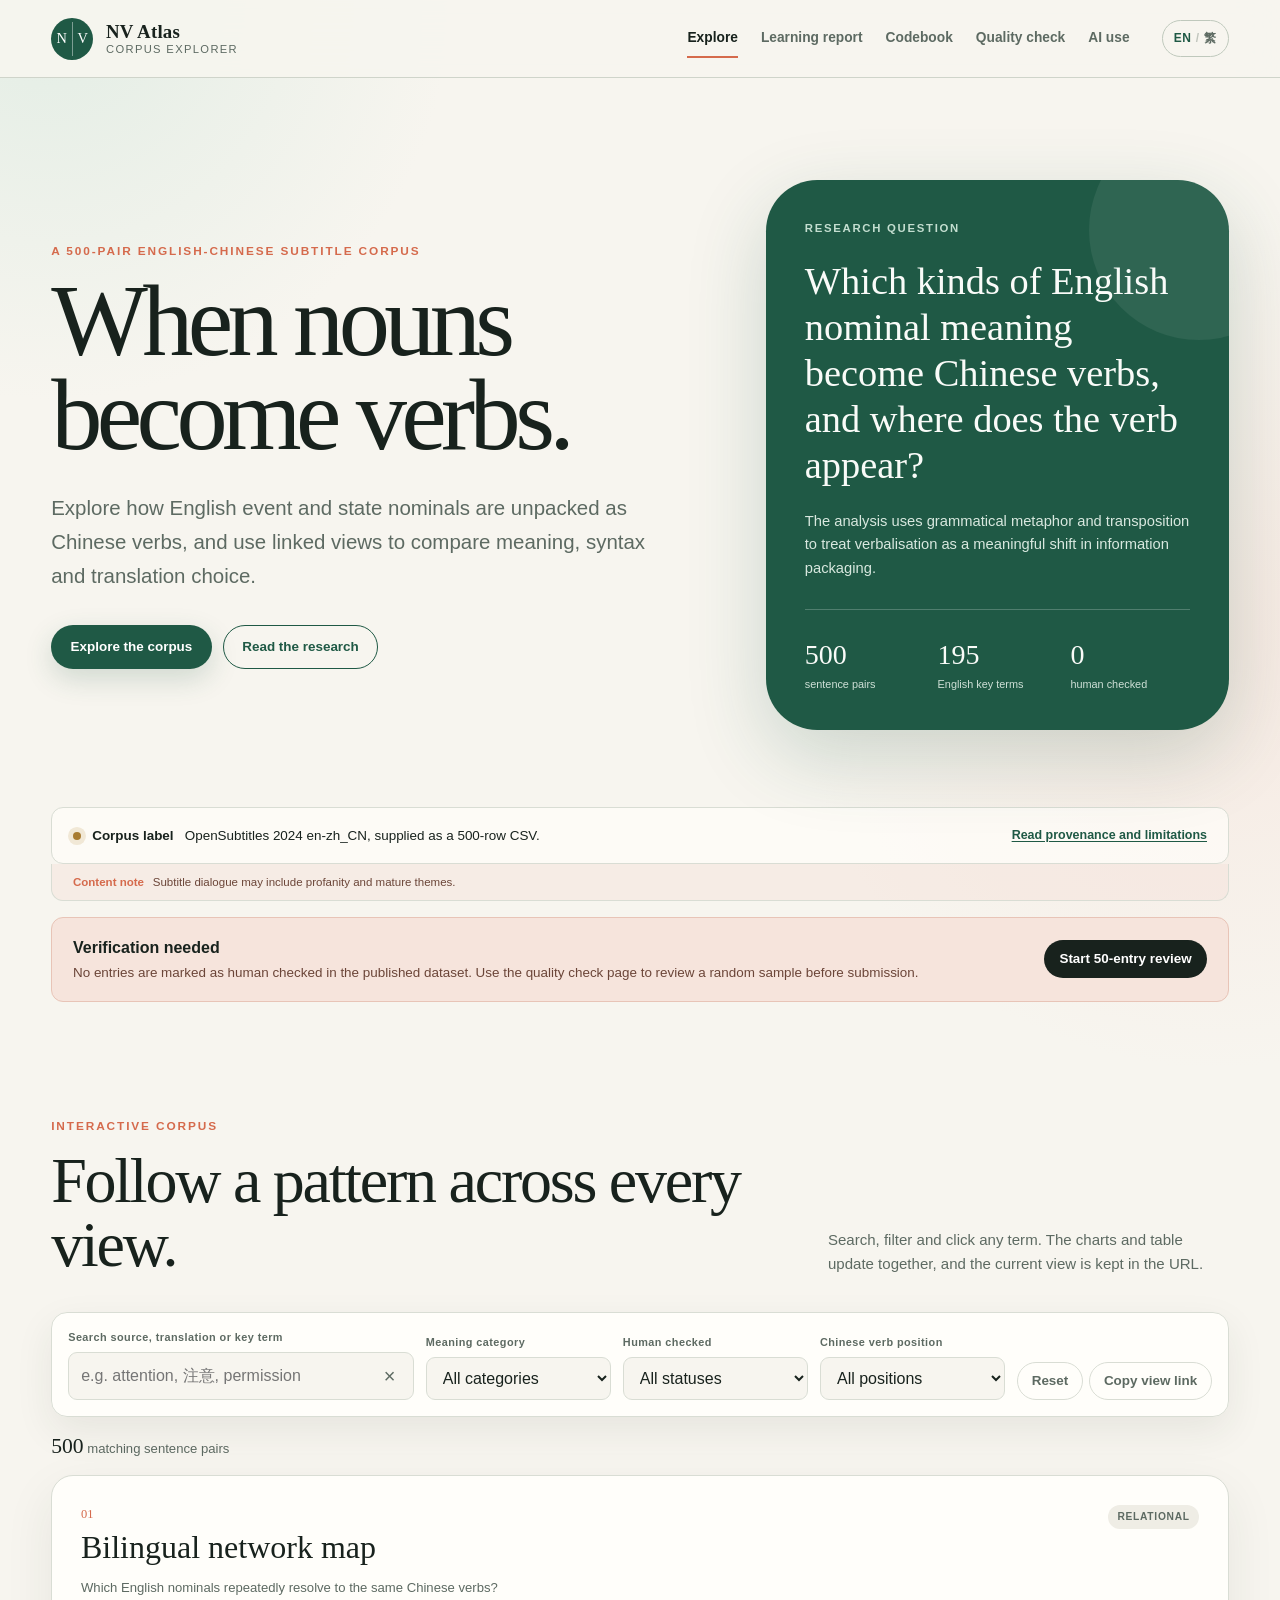
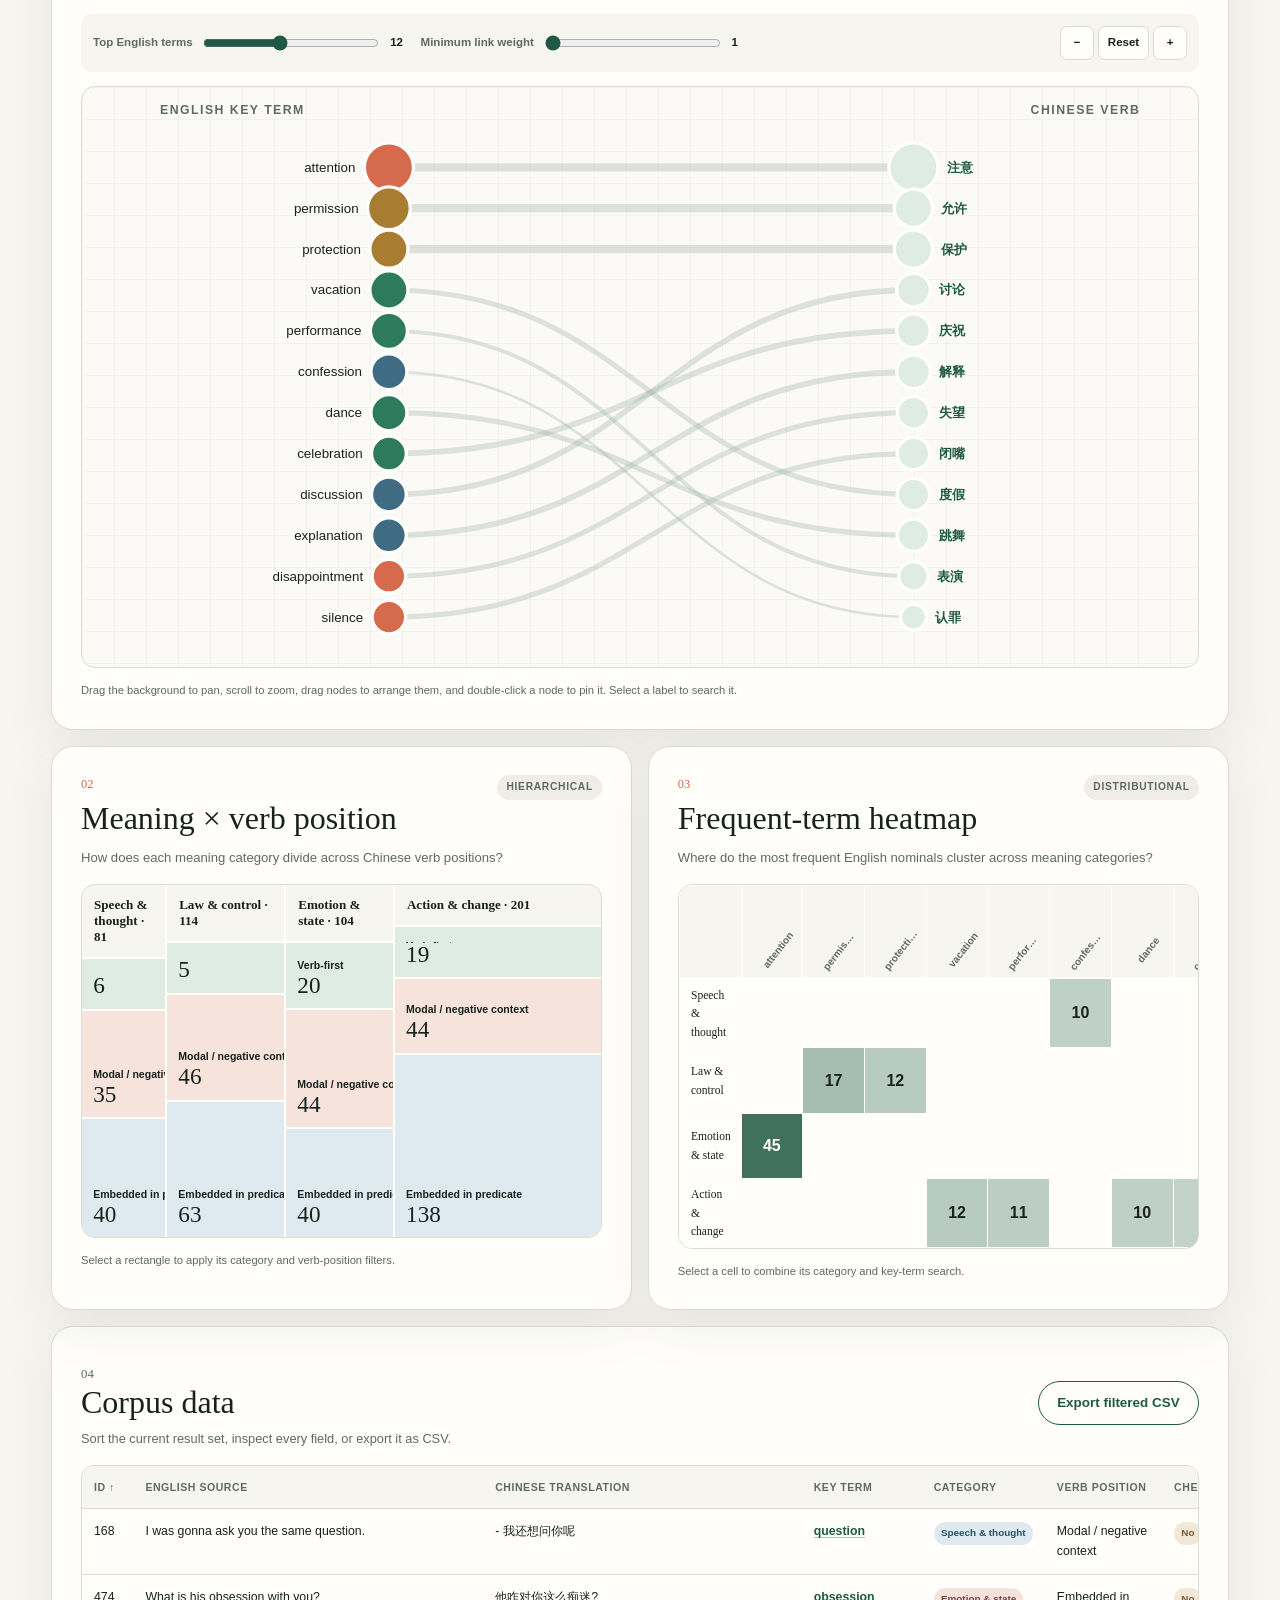
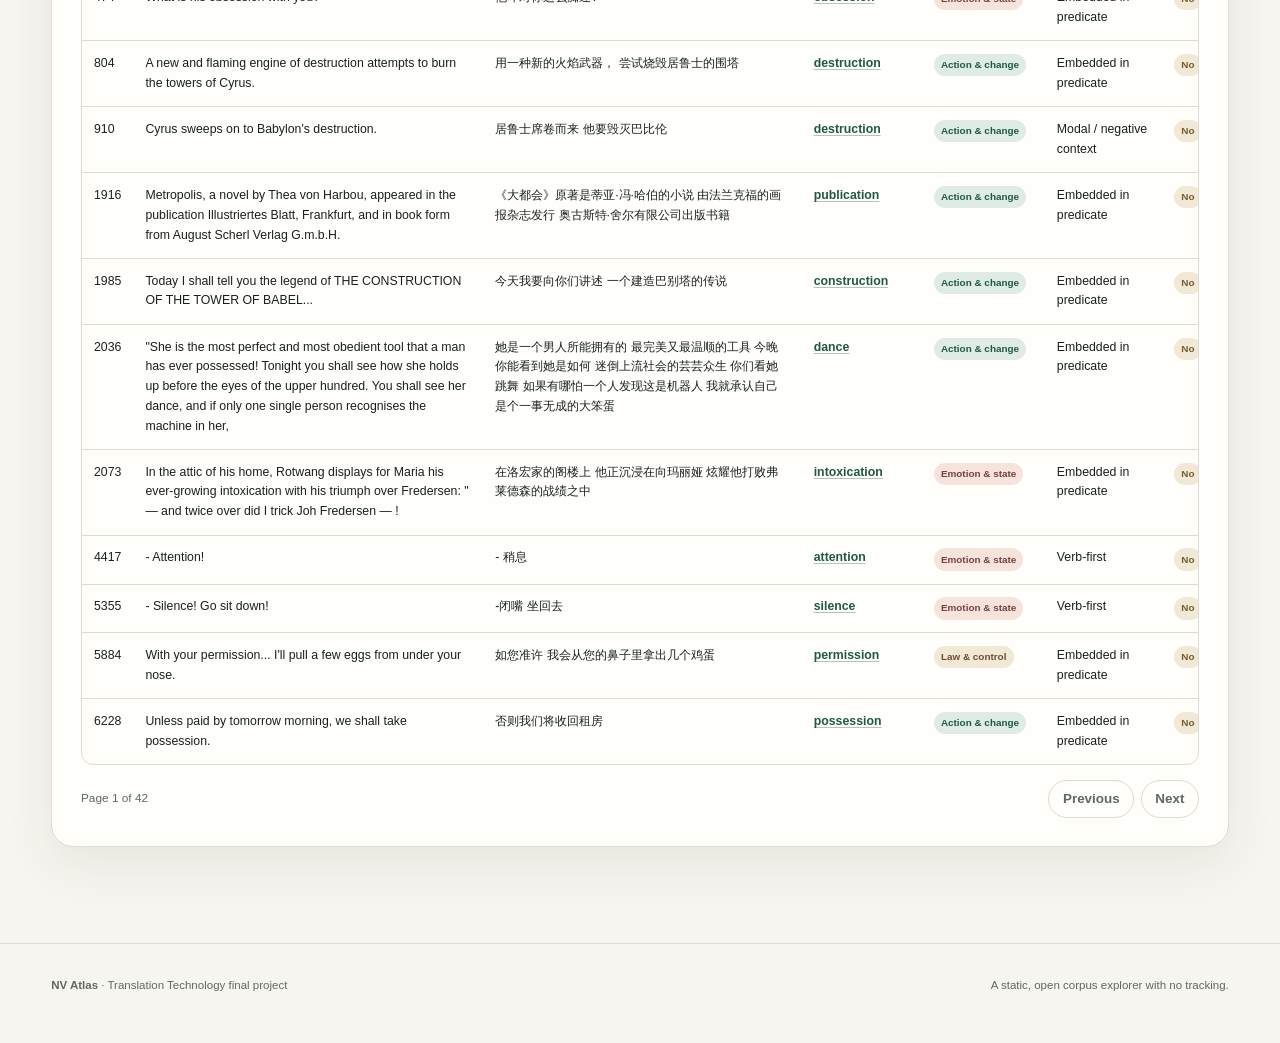
<file: index.html>
<!doctype html>
<html lang="en" data-page="explore">
  <head>
    <meta charset="utf-8">
    <meta name="viewport" content="width=device-width, initial-scale=1">
    <meta name="description" content="An interactive English-Chinese corpus explorer for nominal-to-verb translation patterns in subtitles.">
    <title>Nominal / Verb | NV Atlas Corpus Explorer</title>
    <link rel="icon" href="assets/favicon.svg" type="image/svg+xml">
    <link rel="stylesheet" href="assets/styles.css?v=3">
  </head>
  <body>
    <a class="skip-link" href="#main" data-i18n="a11y.skip">Skip to content</a>
    <header class="site-header">
      <a class="brand" href="index.html" aria-label="NV Atlas home">
        <span class="brand-mark" aria-hidden="true">
          <span>N</span><span>V</span>
        </span>
        <span class="brand-copy">
          <strong>NV Atlas</strong>
          <small data-i18n="brand.subtitle">Corpus explorer</small>
        </span>
      </a>
      <nav class="site-nav" aria-label="Main navigation">
        <a class="active" href="index.html" data-i18n="nav.explore">Explore</a>
        <a href="report.html" data-i18n="nav.report">Learning report</a>
        <a href="codebook.html" data-i18n="nav.codebook">Codebook</a>
        <a href="review.html" data-i18n="nav.review">Quality check</a>
        <a href="about.html" data-i18n="nav.ai">AI use</a>
      </nav>
      <button class="language-switch" id="language-switch" type="button" aria-label="Switch language">
        <span data-lang-label="en">EN</span>
        <span class="switch-divider" aria-hidden="true">/</span>
        <span data-lang-label="zh">繁</span>
      </button>
    </header>

    <main id="main">
      <section class="hero">
        <div class="hero-copy">
          <p class="eyebrow" data-i18n="home.eyebrow">A 500-pair English-Chinese subtitle corpus</p>
          <h1 data-i18n="home.title">When nouns become verbs.</h1>
          <p class="hero-lede" data-i18n="home.lede">
            Explore how English event and state nominals are unpacked as Chinese verbs, and
            use linked views to compare meaning, syntax and translation choice.
          </p>
          <div class="hero-actions">
            <a class="button primary" href="#explorer" data-i18n="home.start">Explore the corpus</a>
            <a class="button secondary" href="report.html" data-i18n="home.read">Read the research</a>
          </div>
        </div>
        <aside class="hero-note" aria-labelledby="research-question-title">
          <p class="note-kicker" data-i18n="home.questionLabel">Research question</p>
          <h2 id="research-question-title" data-i18n="home.question">
            Which kinds of English nominal meaning become Chinese verbs, and where does the
            verb appear?
          </h2>
          <p data-i18n="home.theory">
            The analysis uses grammatical metaphor and transposition to treat verbalisation
            as a meaningful shift in information packaging.
          </p>
          <div class="hero-stats" aria-live="polite">
            <div><strong id="stat-entries">500</strong><span data-i18n="stat.entries">sentence pairs</span></div>
            <div><strong id="stat-terms">0</strong><span data-i18n="stat.terms">English key terms</span></div>
            <div><strong id="stat-checked">0</strong><span data-i18n="stat.checked">human checked</span></div>
          </div>
        </aside>
      </section>

      <section class="provenance-strip" aria-labelledby="provenance-title">
        <div>
          <span class="status-dot" aria-hidden="true"></span>
          <strong id="provenance-title" data-i18n="home.sourceLabel">Corpus label</strong>
          <span data-i18n="home.source">OpenSubtitles 2024 en-zh_CN, supplied as a 500-row CSV.</span>
        </div>
        <a href="about.html#data-notes" data-i18n="home.sourceDetails">Read provenance and limitations</a>
      </section>

      <aside class="content-warning" aria-label="Content warning">
        <strong data-i18n="warning.label">Content note</strong>
        <span data-i18n="warning.body">Subtitle dialogue may include profanity and mature themes.</span>
      </aside>

      <section class="quality-banner" id="quality-banner" hidden>
        <div>
          <strong data-i18n="quality.title">Verification needed</strong>
          <p data-i18n="quality.body">
            No entries are marked as human checked in the published dataset. Use the quality
            check page to review a random sample before submission.
          </p>
        </div>
        <a class="button compact" href="review.html" data-i18n="quality.action">Start 50-entry review</a>
      </section>

      <section class="explorer" id="explorer">
        <div class="section-heading">
          <div>
            <p class="eyebrow" data-i18n="explore.eyebrow">Interactive corpus</p>
            <h2 data-i18n="explore.title">Follow a pattern across every view.</h2>
          </div>
          <p data-i18n="explore.intro">
            Search, filter and click any term. The charts and table update together, and the
            current view is kept in the URL.
          </p>
        </div>

        <div class="control-panel" aria-label="Corpus filters">
          <label class="search-field">
            <span data-i18n="filter.search">Search source, translation or key term</span>
            <span class="search-input-wrap">
              <input id="search-input" type="search" autocomplete="off" placeholder="e.g. attention, 注意, permission" data-i18n-placeholder="filter.searchPlaceholder">
              <button id="clear-search" class="icon-button" type="button" aria-label="Clear search">×</button>
            </span>
          </label>
          <label>
            <span data-i18n="filter.category">Meaning category</span>
            <select id="category-filter">
              <option value="all" data-i18n="filter.allCategories">All categories</option>
              <option value="communication" data-i18n="category.communication">Speech & thought</option>
              <option value="control" data-i18n="category.control">Law & control</option>
              <option value="affect" data-i18n="category.affect">Emotion & state</option>
              <option value="process" data-i18n="category.process">Action & change</option>
            </select>
          </label>
          <label>
            <span data-i18n="filter.checked">Human checked</span>
            <select id="checked-filter">
              <option value="all" data-i18n="filter.allStatuses">All statuses</option>
              <option value="yes" data-i18n="filter.yes">Yes</option>
              <option value="no" data-i18n="filter.no">No</option>
            </select>
          </label>
          <label>
            <span data-i18n="filter.realization">Chinese verb position</span>
            <select id="realization-filter">
              <option value="all" data-i18n="filter.allPositions">All positions</option>
              <option value="verb-first" data-i18n="realization.verb-first">Verb-first</option>
              <option value="modulated" data-i18n="realization.modulated">Modal / negative context</option>
              <option value="embedded" data-i18n="realization.embedded">Embedded in predicate</option>
            </select>
          </label>
          <div class="control-actions">
            <button class="button quiet" id="reset-filters" type="button" data-i18n="filter.reset">Reset</button>
            <button class="button quiet" id="copy-view" type="button" data-i18n="filter.copy">Copy view link</button>
          </div>
        </div>

        <div class="result-status" aria-live="polite">
          <p><strong id="result-count">0</strong> <span data-i18n="results.matching">matching sentence pairs</span></p>
          <button id="active-term" class="term-chip" type="button" hidden></button>
        </div>

        <div class="visual-grid">
          <article class="chart-card network-card">
            <div class="chart-heading">
              <div>
                <p class="chart-index">01</p>
                <h3 data-i18n="network.title">Bilingual network map</h3>
              </div>
              <span class="chart-type" data-i18n="chart.relational">Relational</span>
            </div>
            <p class="chart-caption" data-i18n="network.caption">
              Which English nominals repeatedly resolve to the same Chinese verbs?
            </p>
            <div class="network-controls">
              <label>
                <span data-i18n="network.top">Top English terms</span>
                <input id="network-top" type="range" min="6" max="20" value="12">
                <output id="network-top-output">12</output>
              </label>
              <label>
                <span data-i18n="network.weight">Minimum link weight</span>
                <input id="network-weight" type="range" min="1" max="8" value="1">
                <output id="network-weight-output">1</output>
              </label>
              <div class="zoom-tools" role="group" aria-label="Network zoom">
                <button type="button" id="zoom-out" aria-label="Zoom out">−</button>
                <button type="button" id="zoom-reset" aria-label="Reset zoom" data-i18n="network.resetZoom">Reset</button>
                <button type="button" id="zoom-in" aria-label="Zoom in">+</button>
              </div>
            </div>
            <div class="network-stage" id="network-stage">
              <svg id="network-svg" viewBox="0 0 1000 520" role="img" aria-labelledby="network-title-desc">
                <title id="network-title-desc">Interactive network of English nominal terms and Chinese translation verbs</title>
              </svg>
            </div>
            <p class="chart-help" data-i18n="network.help">
              Drag the background to pan, scroll to zoom, drag nodes to arrange them, and
              double-click a node to pin it. Select a label to search it.
            </p>
          </article>

          <article class="chart-card treemap-card">
            <div class="chart-heading">
              <div>
                <p class="chart-index">02</p>
                <h3 data-i18n="treemap.title">Meaning × verb position</h3>
              </div>
              <span class="chart-type" data-i18n="chart.hierarchical">Hierarchical</span>
            </div>
            <p class="chart-caption" data-i18n="treemap.caption">
              How does each meaning category divide across Chinese verb positions?
            </p>
            <div class="treemap-stage" id="treemap-stage" aria-live="polite"></div>
            <p class="chart-help" data-i18n="treemap.help">
              Select a rectangle to apply its category and verb-position filters.
            </p>
          </article>

          <article class="chart-card heatmap-card">
            <div class="chart-heading">
              <div>
                <p class="chart-index">03</p>
                <h3 data-i18n="heatmap.title">Frequent-term heatmap</h3>
              </div>
              <span class="chart-type" data-i18n="chart.distributional">Distributional</span>
            </div>
            <p class="chart-caption" data-i18n="heatmap.caption">
              Where do the most frequent English nominals cluster across meaning categories?
            </p>
            <div class="heatmap-scroll" id="heatmap-stage" aria-live="polite"></div>
            <p class="chart-help" data-i18n="heatmap.help">
              Select a cell to combine its category and key-term search.
            </p>
          </article>
        </div>

        <article class="data-card" id="data-grid">
          <div class="data-heading">
            <div>
              <p class="chart-index">04</p>
              <h3 data-i18n="table.title">Corpus data</h3>
              <p data-i18n="table.caption">
                Sort the current result set, inspect every field, or export it as CSV.
              </p>
            </div>
            <button class="button secondary" id="export-csv" type="button" data-i18n="table.export">Export filtered CSV</button>
          </div>
          <div class="table-wrap">
            <table>
              <thead>
                <tr>
                  <th><button data-sort="id">ID <span aria-hidden="true">↕</span></button></th>
                  <th><button data-sort="source_text" data-i18n="table.source">English source</button></th>
                  <th><button data-sort="target_text" data-i18n="table.target">Chinese translation</button></th>
                  <th><button data-sort="key_term" data-i18n="table.term">Key term</button></th>
                  <th><button data-sort="category" data-i18n="table.category">Category</button></th>
                  <th><button data-sort="realization" data-i18n="table.position">Verb position</button></th>
                  <th><button data-sort="human_checked" data-i18n="table.checked">Checked</button></th>
                </tr>
              </thead>
              <tbody id="table-body"></tbody>
            </table>
          </div>
          <div class="table-navigation">
            <p id="page-status"></p>
            <div>
              <button class="button quiet" id="previous-page" type="button" data-i18n="table.previous">Previous</button>
              <button class="button quiet" id="next-page" type="button" data-i18n="table.next">Next</button>
            </div>
          </div>
        </article>
      </section>
    </main>

    <footer class="site-footer">
      <p><strong>NV Atlas</strong> · <span data-i18n="footer.project">Translation Technology final project</span></p>
      <p data-i18n="footer.note">A static, open corpus explorer with no tracking.</p>
    </footer>
    <div class="toast" id="toast" role="status" aria-live="polite"></div>
    <script src="assets/app.js?v=3" defer></script>
  </body>
</html>
</file>
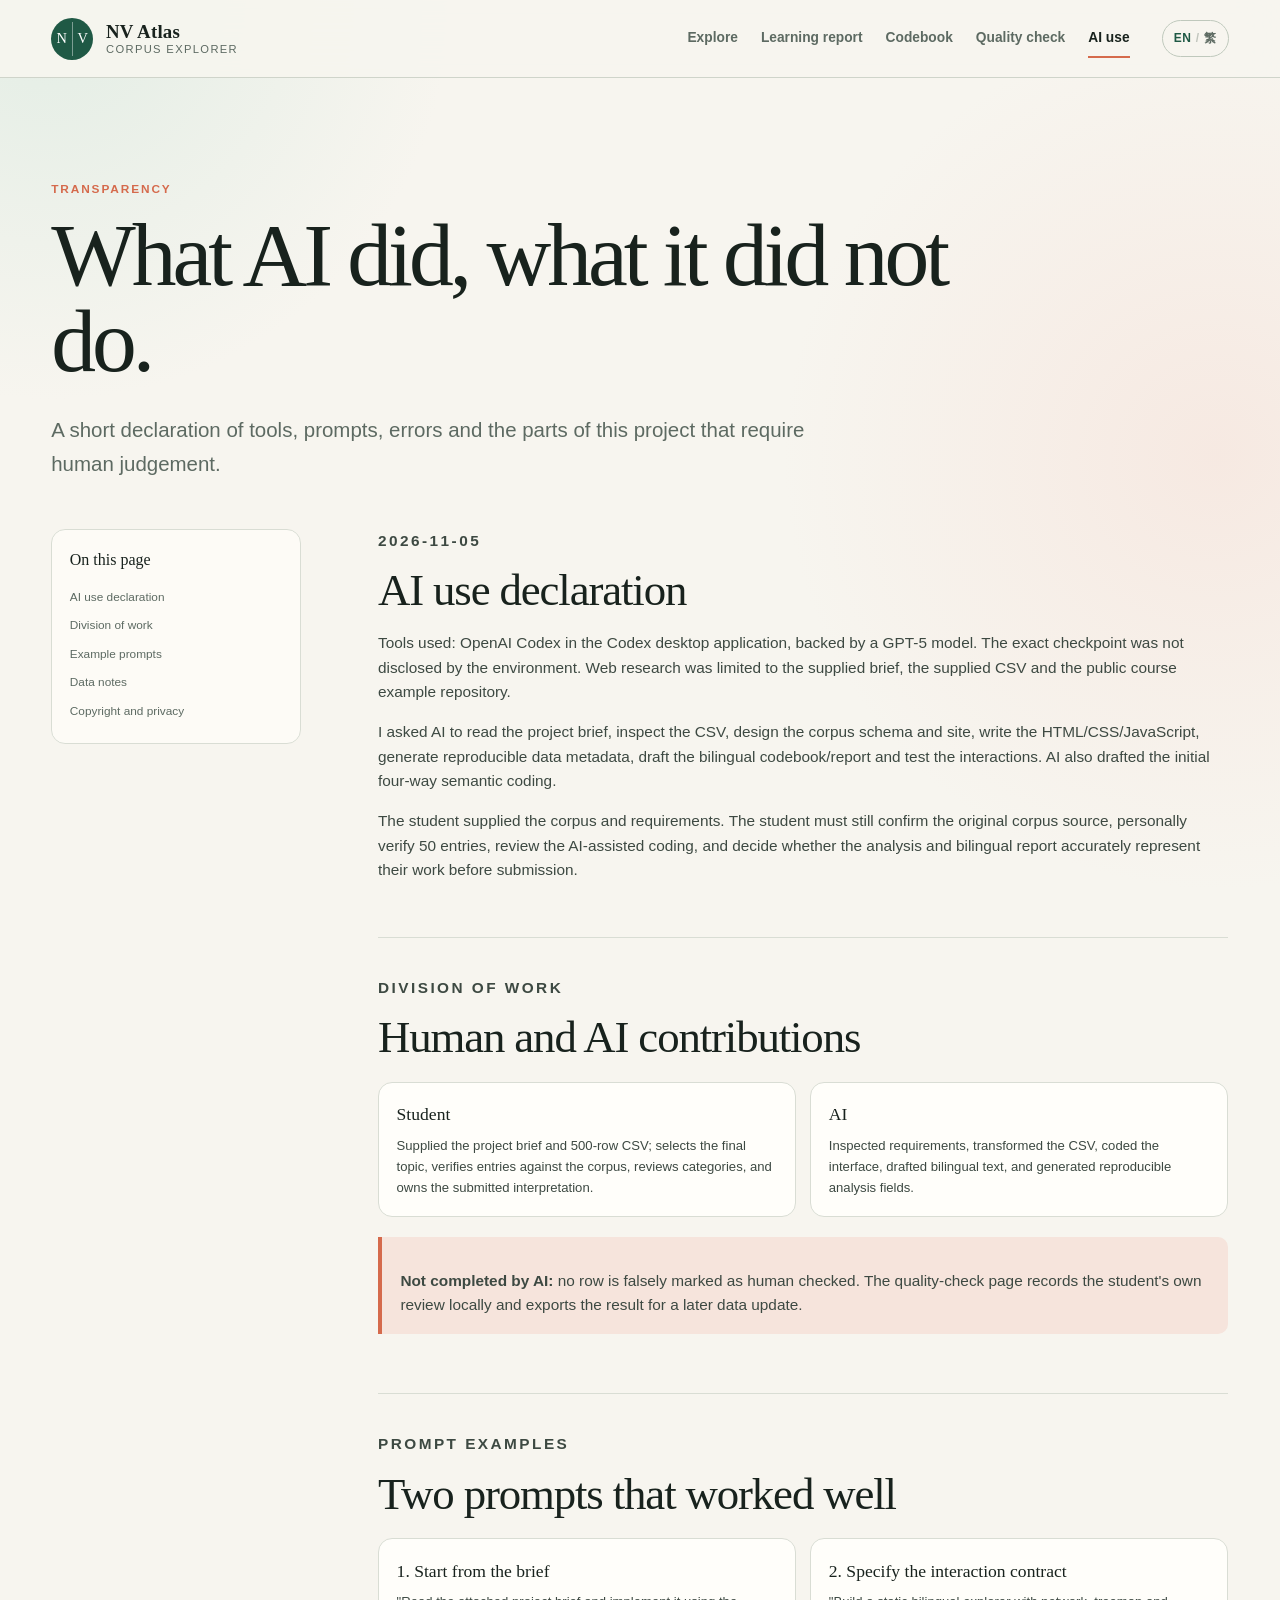
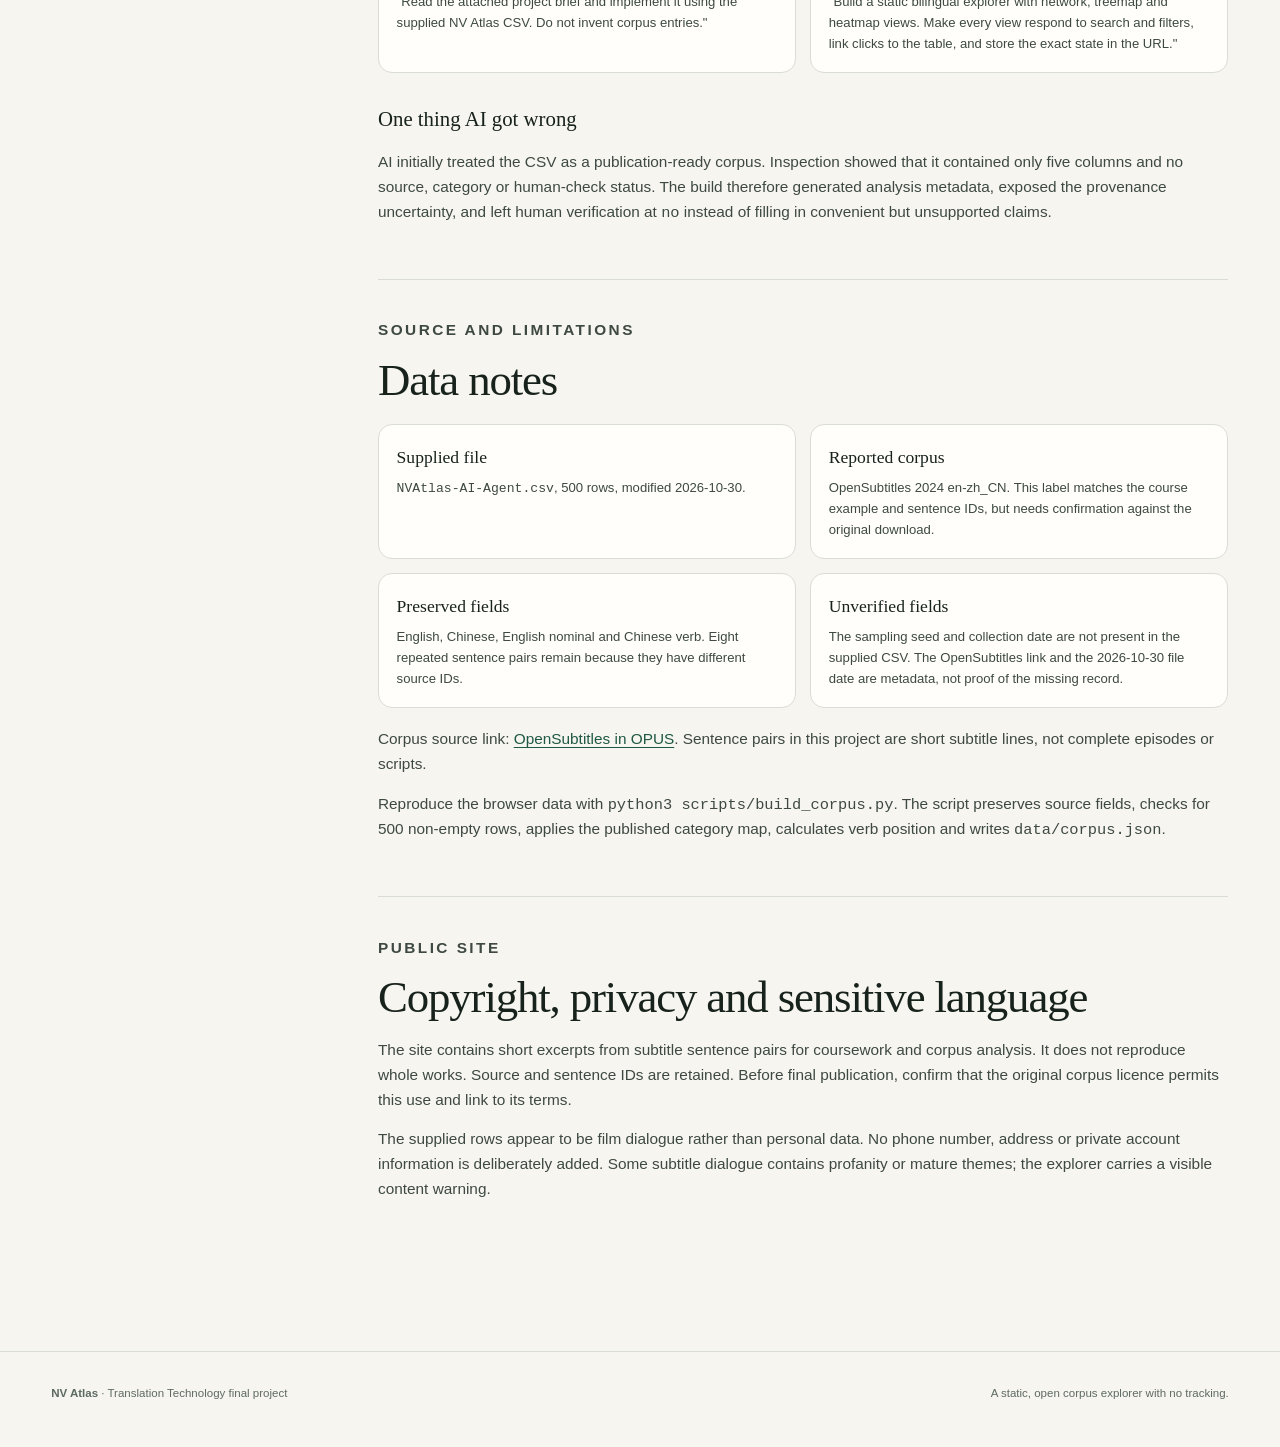
<file: about.html>
<!doctype html>
<html lang="en" data-page="about">
  <head>
    <meta charset="utf-8">
    <meta name="viewport" content="width=device-width, initial-scale=1">
    <meta name="description" content="AI use declaration, data provenance and limitations for the NV Atlas corpus project.">
    <title>AI Use & Data Notes | NV Atlas</title>
    <link rel="icon" href="assets/favicon.svg" type="image/svg+xml">
    <link rel="stylesheet" href="assets/styles.css?v=3">
  </head>
  <body>
    <a class="skip-link" href="#main" data-i18n="a11y.skip">Skip to content</a>
    <header class="site-header">
      <a class="brand" href="index.html" aria-label="NV Atlas home">
        <span class="brand-mark" aria-hidden="true"><span>N</span><span>V</span></span>
        <span class="brand-copy">
          <strong>NV Atlas</strong>
          <small data-i18n="brand.subtitle">Corpus explorer</small>
        </span>
      </a>
      <nav class="site-nav" aria-label="Main navigation">
        <a href="index.html" data-i18n="nav.explore">Explore</a>
        <a href="report.html" data-i18n="nav.report">Learning report</a>
        <a href="codebook.html" data-i18n="nav.codebook">Codebook</a>
        <a href="review.html" data-i18n="nav.review">Quality check</a>
        <a class="active" href="about.html" data-i18n="nav.ai">AI use</a>
      </nav>
      <button class="language-switch" id="language-switch" type="button" aria-label="Switch language">
        <span data-lang-label="en">EN</span>
        <span class="switch-divider" aria-hidden="true">/</span>
        <span data-lang-label="zh">繁</span>
      </button>
    </header>

    <main id="main">
      <section class="content-hero">
        <div class="lang-block" data-lang="en">
          <p class="eyebrow">Transparency</p>
          <h1>What AI did, what it did not do.</h1>
          <p class="hero-lede">
            A short declaration of tools, prompts, errors and the parts of this
            project that require human judgement.
          </p>
        </div>
        <div class="lang-block" data-lang="zh">
          <p class="eyebrow">透明聲明</p>
          <h1>AI 做了什麼，又沒有做什麼。</h1>
          <p class="hero-lede">
            簡短說明所用工具、提示詞、錯誤，以及仍須由人判斷的專題部分。
          </p>
        </div>
      </section>

      <div class="content-layout">
        <aside class="report-toc">
          <div class="lang-block" data-lang="en">
            <strong>On this page</strong>
            <nav aria-label="About page contents">
              <a href="#ai-use">AI use declaration</a>
              <a href="#division">Division of work</a>
              <a href="#prompts">Example prompts</a>
              <a href="#data-notes">Data notes</a>
              <a href="#rights">Copyright and privacy</a>
            </nav>
          </div>
          <div class="lang-block" data-lang="zh">
            <strong>本頁內容</strong>
            <nav aria-label="關於頁目錄">
              <a href="#ai-use">AI 使用聲明</a>
              <a href="#division">工作分工</a>
              <a href="#prompts">提示詞示例</a>
              <a href="#data-notes">資料說明</a>
              <a href="#rights">版權與隱私</a>
            </nav>
          </div>
        </aside>

        <article class="prose">
          <section id="ai-use">
            <div class="lang-block" data-lang="en">
              <p class="eyebrow">2026-11-05</p>
              <h2>AI use declaration</h2>
              <p>
                Tools used: OpenAI Codex in the Codex desktop application, backed by a
                GPT-5 model. The exact checkpoint was not disclosed by the environment.
                Web research was limited to the supplied brief, the supplied CSV and the
                public course example repository.
              </p>
              <p>
                I asked AI to read the project brief, inspect the CSV, design the corpus
                schema and site, write the HTML/CSS/JavaScript, generate reproducible data
                metadata, draft the bilingual codebook/report and test the interactions.
                AI also drafted the initial four-way semantic coding.
              </p>
              <p>
                The student supplied the corpus and requirements. The student must still
                confirm the original corpus source, personally verify 50 entries, review
                the AI-assisted coding, and decide whether the analysis and bilingual
                report accurately represent their work before submission.
              </p>
            </div>
            <div class="lang-block" data-lang="zh">
              <p class="eyebrow">2026-11-05</p>
              <h2>AI 使用聲明</h2>
              <p>
                使用工具：Codex 桌面應用程式中的 OpenAI Codex，背後使用 GPT-5 模型；
                執行環境未披露確切模型檢查點。網路研究只用於核對提供的作業要求、提供之 CSV，
                以及公開的課堂範例網站。
              </p>
              <p>
                AI 協助閱讀專題要求、檢查 CSV、設計語料欄位與網站、撰寫
                HTML/CSS/JavaScript、產生可重現的資料中介資訊、草擬雙語編碼簿與報告，並測試互動功能。
                初步四類語意編碼也由 AI 草擬。
              </p>
              <p>
                語料與作業要求由學生提供。提交前，學生仍須確認原始語料來源、親自核對五十筆資料、
                檢視 AI 協助的分類，並判斷分析與雙語報告是否準確代表自己的成果。
              </p>
            </div>
          </section>

          <section id="division">
            <div class="lang-block" data-lang="en">
              <p class="eyebrow">Division of work</p>
              <h2>Human and AI contributions</h2>
              <div class="method-grid">
                <div class="method-card">
                  <strong>Student</strong>
                  <p>Supplied the project brief and 500-row CSV; selects the final topic, verifies entries against the corpus, reviews categories, and owns the submitted interpretation.</p>
                </div>
                <div class="method-card">
                  <strong>AI</strong>
                  <p>Inspected requirements, transformed the CSV, coded the interface, drafted bilingual text, and generated reproducible analysis fields.</p>
                </div>
              </div>
              <div class="callout warning">
                <p>
                  <strong>Not completed by AI:</strong> no row is falsely marked as
                  human checked. The quality-check page records the student's own review
                  locally and exports the result for a later data update.
                </p>
              </div>
            </div>
            <div class="lang-block" data-lang="zh">
              <p class="eyebrow">工作分工</p>
              <h2>人與 AI 的貢獻</h2>
              <div class="method-grid">
                <div class="method-card">
                  <strong>學生</strong>
                  <p>提供專題要求及五百行 CSV；選定最後題目，對照原始語料核對資料、審核類別，並對提交的最終解釋負責。</p>
                </div>
                <div class="method-card">
                  <strong>AI</strong>
                  <p>檢查要求、轉換 CSV、撰寫介面、草擬雙語文字，並產生可重現的分析欄位。</p>
                </div>
              </div>
              <div class="callout warning">
                <p>
                  <strong>AI 未代替完成：</strong> 網站沒有把任何資料假稱為人工核對。
                  品質檢查頁只在使用者自己的瀏覽器中記錄審核結果，並可匯出供日後更新資料。
                </p>
              </div>
            </div>
          </section>

          <section id="prompts">
            <div class="lang-block" data-lang="en">
              <p class="eyebrow">Prompt examples</p>
              <h2>Two prompts that worked well</h2>
              <div class="prompt-grid">
                <div class="prompt-card">
                  <strong>1. Start from the brief</strong>
                  <p>"Read the attached project brief and implement it using the supplied NV Atlas CSV. Do not invent corpus entries."</p>
                </div>
                <div class="prompt-card">
                  <strong>2. Specify the interaction contract</strong>
                  <p>"Build a static bilingual explorer with network, treemap and heatmap views. Make every view respond to search and filters, link clicks to the table, and store the exact state in the URL."</p>
                </div>
              </div>
              <h3>One thing AI got wrong</h3>
              <p>
                AI initially treated the CSV as a publication-ready corpus. Inspection
                showed that it contained only five columns and no source, category or
                human-check status. The build therefore generated analysis metadata,
                exposed the provenance uncertainty, and left human verification at
                <code>no</code> instead of filling in convenient but unsupported claims.
              </p>
            </div>
            <div class="lang-block" data-lang="zh">
              <p class="eyebrow">提示詞示例</p>
              <h2>兩個有效的提示詞</h2>
              <div class="prompt-grid">
                <div class="prompt-card">
                  <strong>一、從要求開始</strong>
                  <p>「閱讀附件的專題要求，並用提供的 NV Atlas CSV 實作。不要虛構語料。」</p>
                </div>
                <div class="prompt-card">
                  <strong>二、明確規定互動</strong>
                  <p>「建立靜態雙語探索器，包含網絡、樹狀圖與熱圖。所有檢視須回應搜尋及篩選，點擊要連動資料表，並把完整狀態保存在網址。」</p>
                </div>
              </div>
              <h3>AI 曾做錯的一件事</h3>
              <p>
                AI 起初把 CSV 視為可直接公開的完整語料。檢查後發現它只有五個欄位，
                沒有來源、類別或人工核對狀態。因此建置流程產生分析中介資訊，
                清楚揭露來源不確定性，並把人工核對保持為 <code>no</code>，
                而沒有填入方便但缺乏證據的完成聲明。
              </p>
            </div>
          </section>

          <section id="data-notes">
            <div class="lang-block" data-lang="en">
              <p class="eyebrow">Source and limitations</p>
              <h2>Data notes</h2>
              <div class="source-grid">
                <div class="source-card">
                  <strong>Supplied file</strong>
                  <p><code>NVAtlas-AI-Agent.csv</code>, 500 rows, modified 2026-10-30.</p>
                </div>
                <div class="source-card">
                  <strong>Reported corpus</strong>
                  <p>OpenSubtitles 2024 en-zh_CN. This label matches the course example and sentence IDs, but needs confirmation against the original download.</p>
                </div>
                <div class="source-card">
                  <strong>Preserved fields</strong>
                  <p>English, Chinese, English nominal and Chinese verb. Eight repeated sentence pairs remain because they have different source IDs.</p>
                </div>
                <div class="source-card">
                  <strong>Unverified fields</strong>
                  <p>The sampling seed and collection date are not present in the supplied CSV. The OpenSubtitles link and the 2026-10-30 file date are metadata, not proof of the missing record.</p>
                </div>
              </div>
              <p>
                Corpus source link:
                <a href="https://opus.nlpl.eu/OpenSubtitles/corpus/version/OpenSubtitles" target="_blank" rel="noopener">OpenSubtitles in OPUS</a>.
                Sentence pairs in this project are short subtitle lines, not complete
                episodes or scripts.
              </p>
              <p>
                Reproduce the browser data with
                <code>python3 scripts/build_corpus.py</code>. The script preserves source
                fields, checks for 500 non-empty rows, applies the published category
                map, calculates verb position and writes <code>data/corpus.json</code>.
              </p>
            </div>
            <div class="lang-block" data-lang="zh">
              <p class="eyebrow">來源與限制</p>
              <h2>資料說明</h2>
              <div class="source-grid">
                <div class="source-card">
                  <strong>提供檔案</strong>
                  <p><code>NVAtlas-AI-Agent.csv</code>，五百行，修改時間為 2026-10-30。</p>
                </div>
                <div class="source-card">
                  <strong>標示語料</strong>
                  <p>OpenSubtitles 2024 en-zh_CN。此標示符合課堂範例與句編號格式，但仍須對照原始下載確認。</p>
                </div>
                <div class="source-card">
                  <strong>保留欄位</strong>
                  <p>英文、中文、英文名詞與中文動詞。八組重複句對因原始句編號不同而保留。</p>
                </div>
                <div class="source-card">
                  <strong>未核實欄位</strong>
                  <p>提供 CSV 沒有抽樣種子與收集日期。OpenSubtitles 連結及 2026-10-30 檔案日期只是中介資訊，不能當作缺失紀錄的證明。</p>
                </div>
              </div>
              <p>
                語料來源連結：
                <a href="https://opus.nlpl.eu/OpenSubtitles/corpus/version/OpenSubtitles" target="_blank" rel="noopener">OPUS 中的 OpenSubtitles</a>。
                本站只使用短字幕句對，不使用整部劇集或完整劇本。
              </p>
              <p>
                可用 <code>python3 scripts/build_corpus.py</code> 重現瀏覽器資料。
                腳本會保留原文欄位、檢查五百行皆非空、套用公開類別對照、計算動詞位置，
                並輸出 <code>data/corpus.json</code>。
              </p>
            </div>
          </section>

          <section id="rights">
            <div class="lang-block" data-lang="en">
              <p class="eyebrow">Public site</p>
              <h2>Copyright, privacy and sensitive language</h2>
              <p>
                The site contains short excerpts from subtitle sentence pairs for
                coursework and corpus analysis. It does not reproduce whole works.
                Source and sentence IDs are retained. Before final publication, confirm
                that the original corpus licence permits this use and link to its terms.
              </p>
              <p>
                The supplied rows appear to be film dialogue rather than personal data.
                No phone number, address or private account information is deliberately
                added. Some subtitle dialogue contains profanity or mature themes; the
                explorer carries a visible content warning.
              </p>
            </div>
            <div class="lang-block" data-lang="zh">
              <p class="eyebrow">公開網站</p>
              <h2>版權、隱私與敏感語言</h2>
              <p>
                網站為課堂及語料分析使用而展示短字幕句對，不重製完整作品，並保留來源與句編號。
                最終公開前，應確認原始語料授權允許此用途，並連結相關條款。
              </p>
              <p>
                提供資料看來是影視對話，而非個人資料。本專案沒有刻意加入電話、地址或私人帳戶資料。
                部分字幕含有粗俗語言或成人主題，因此探索器設有明顯內容提示。
              </p>
            </div>
          </section>
        </article>
      </div>
    </main>

    <footer class="site-footer">
      <p><strong>NV Atlas</strong> · <span data-i18n="footer.project">Translation Technology final project</span></p>
      <p data-i18n="footer.note">A static, open corpus explorer with no tracking.</p>
    </footer>
    <script src="assets/app.js?v=3" defer></script>
  </body>
</html>
</file>
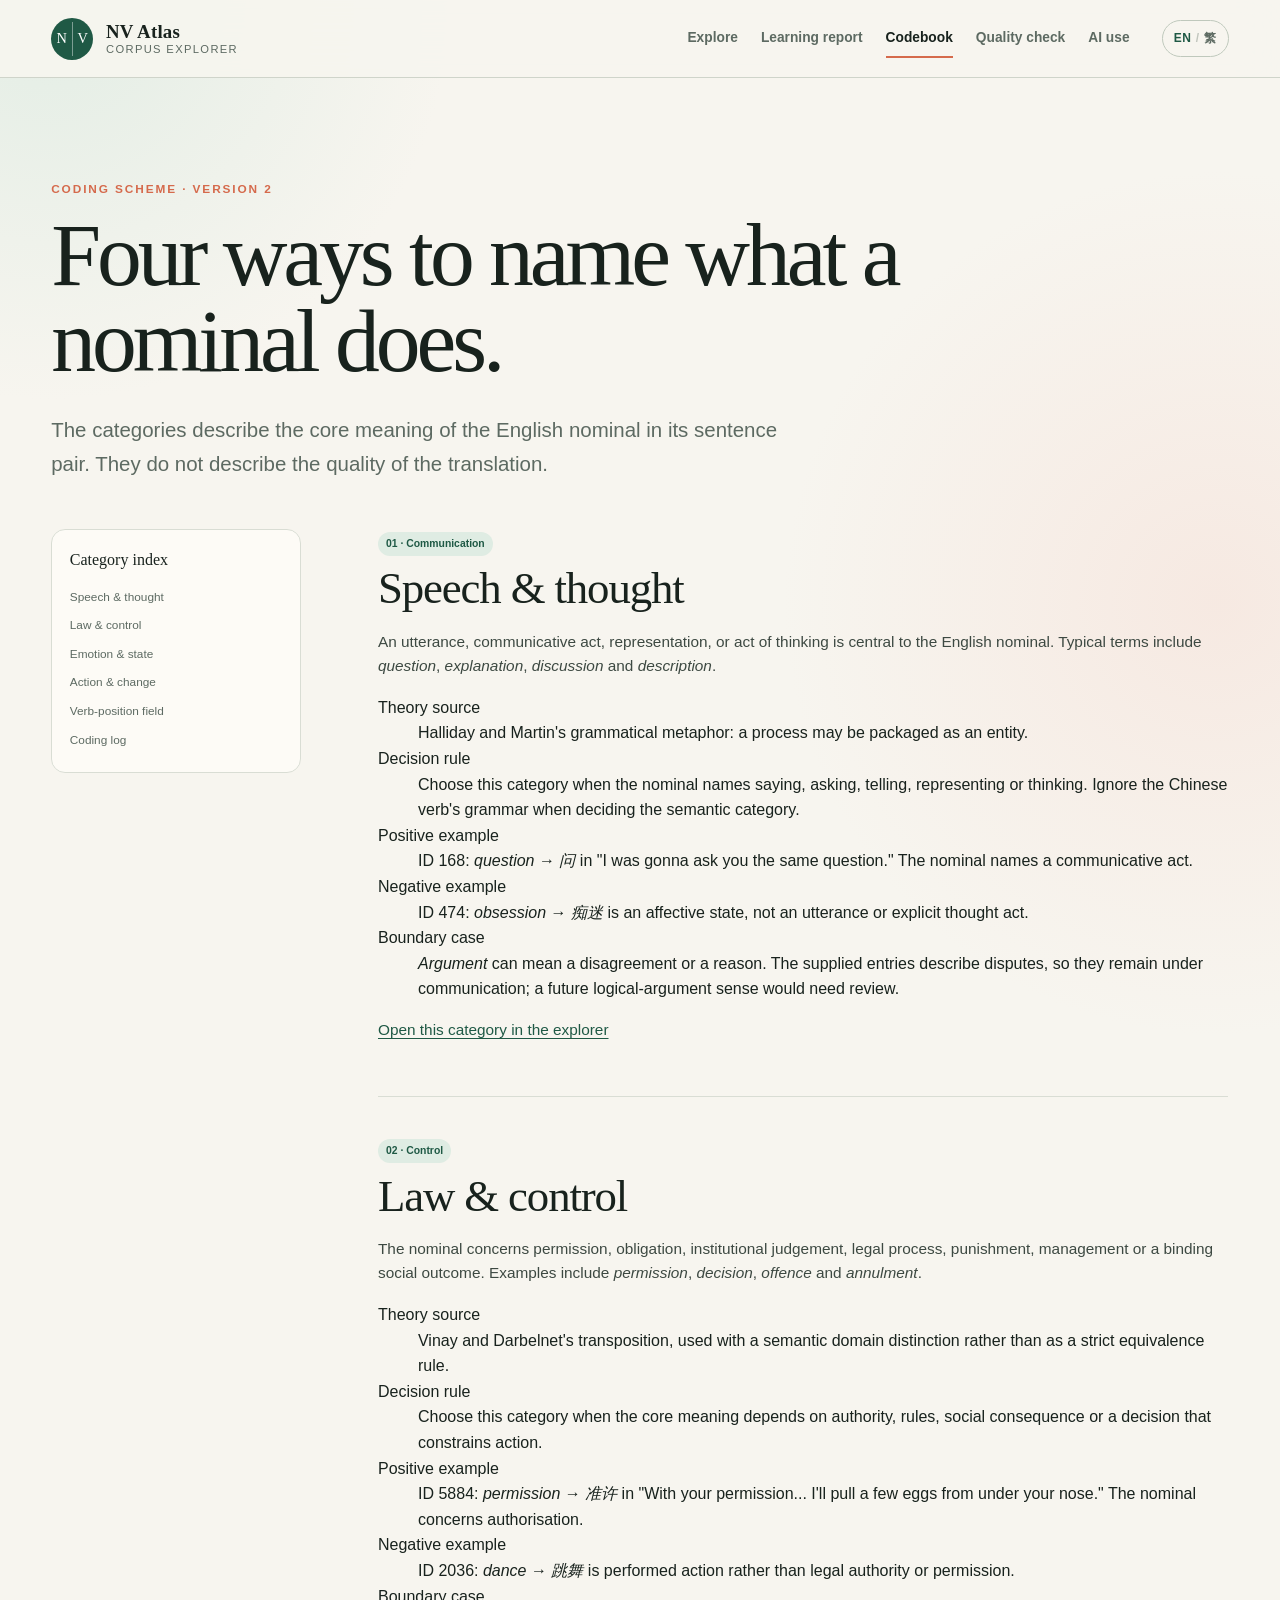
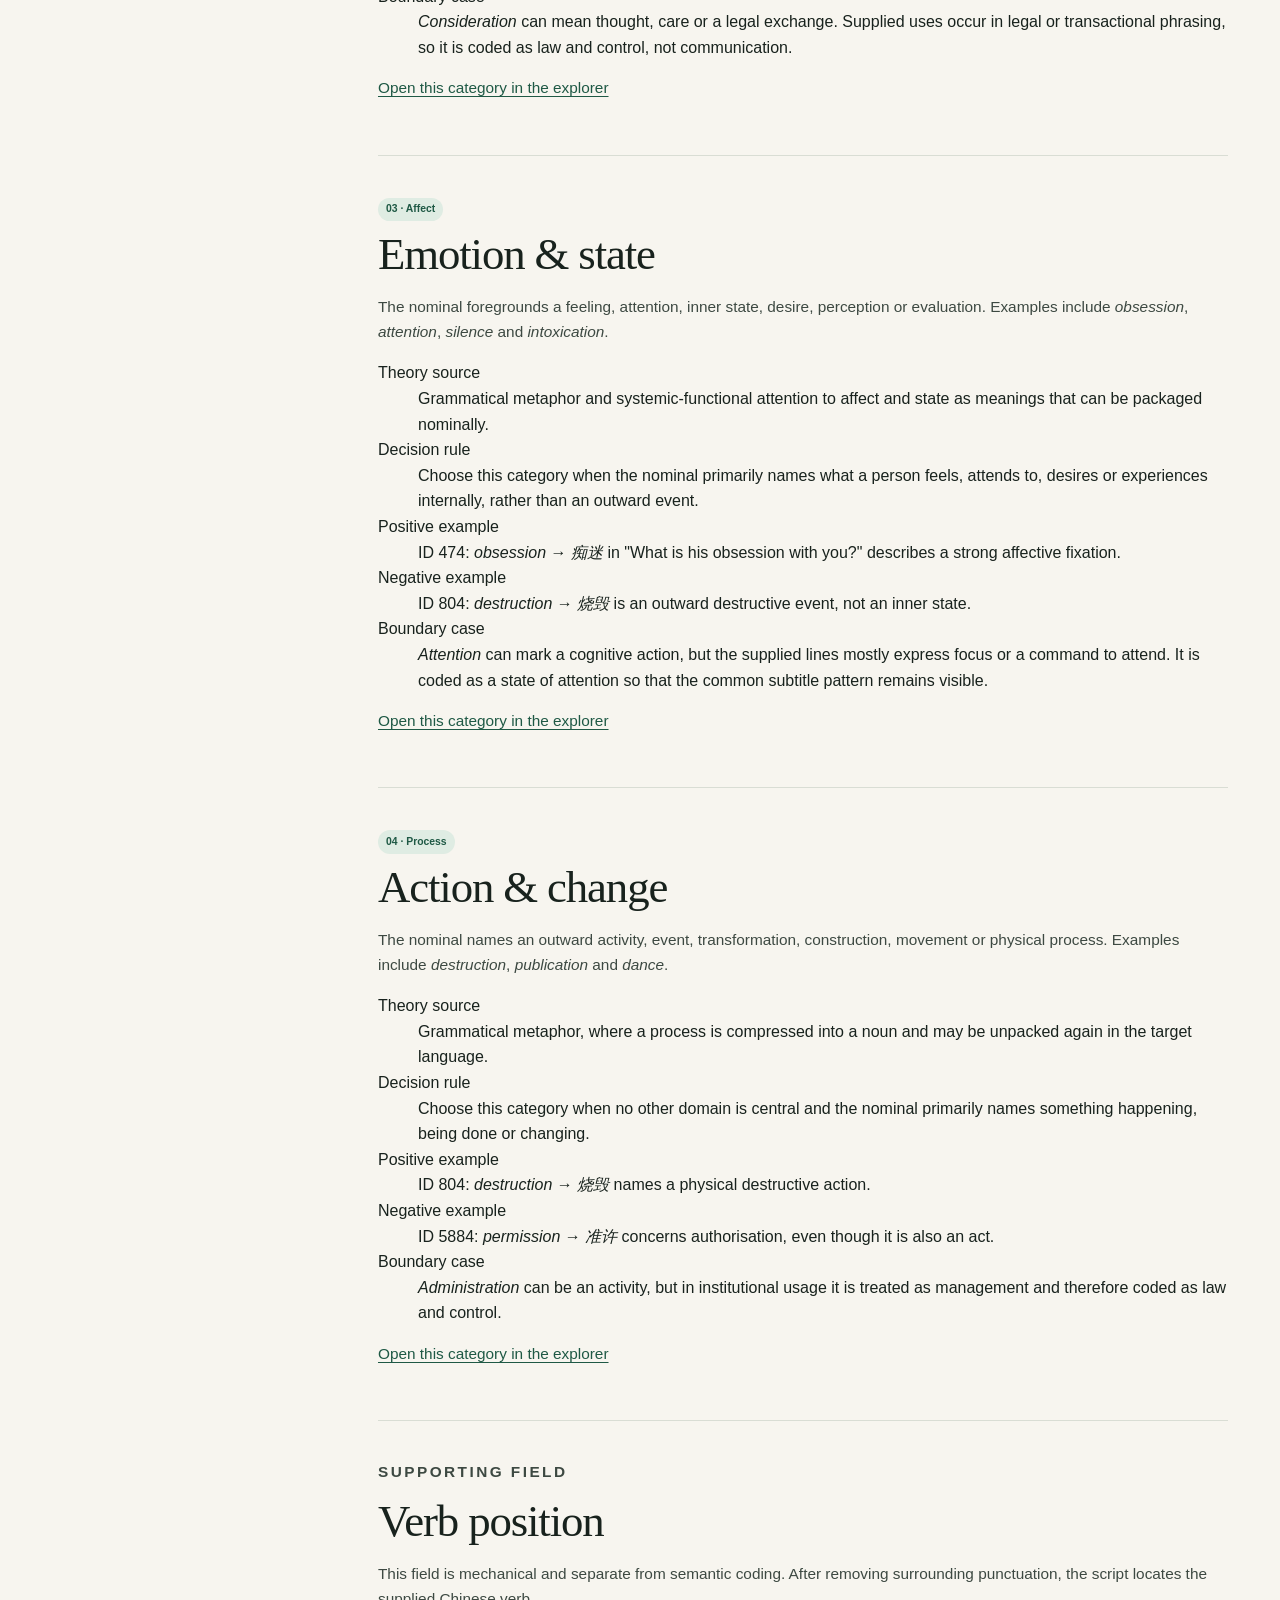
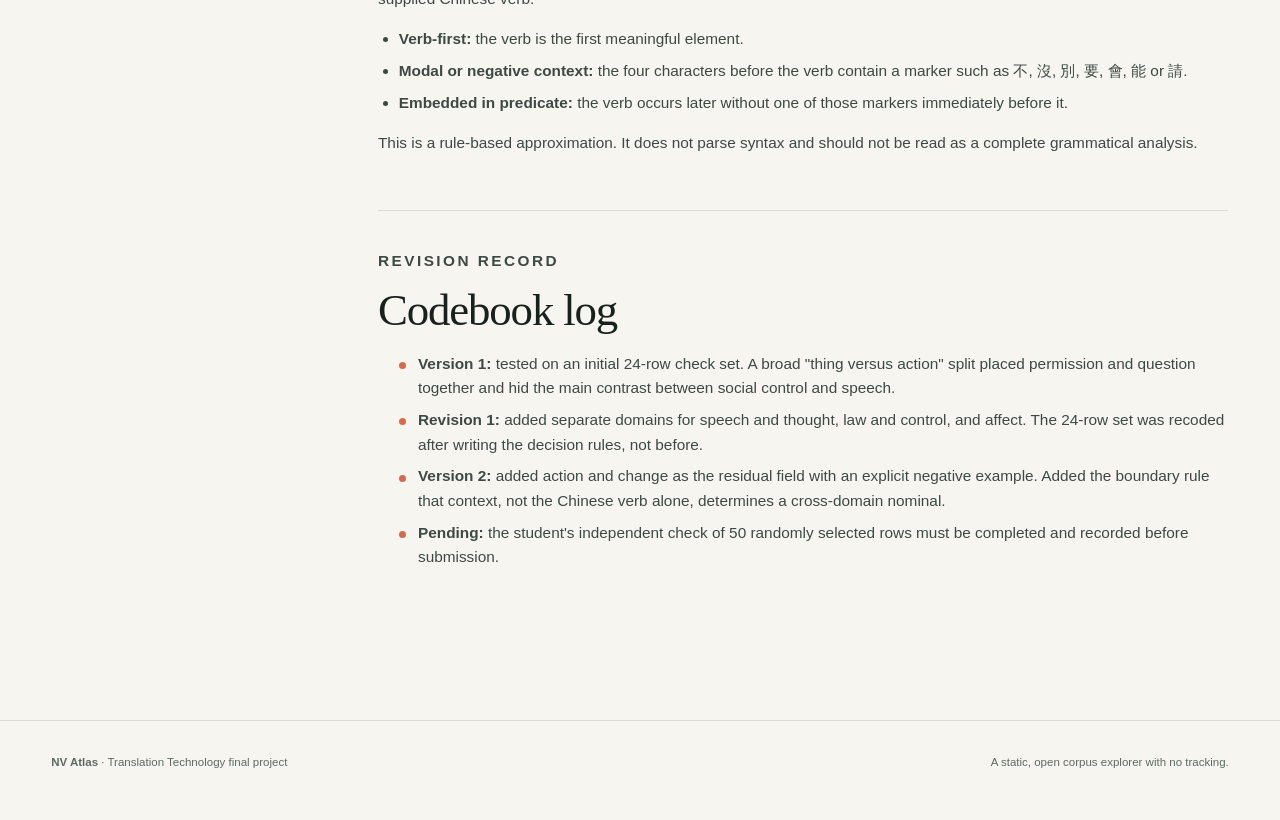
<file: codebook.html>
<!doctype html>
<html lang="en" data-page="codebook">
  <head>
    <meta charset="utf-8">
    <meta name="viewport" content="width=device-width, initial-scale=1">
    <meta name="description" content="Codebook for the NV Atlas nominal-to-verb subtitle corpus.">
    <title>Codebook | NV Atlas</title>
    <link rel="icon" href="assets/favicon.svg" type="image/svg+xml">
    <link rel="stylesheet" href="assets/styles.css?v=3">
  </head>
  <body>
    <a class="skip-link" href="#main" data-i18n="a11y.skip">Skip to content</a>
    <header class="site-header">
      <a class="brand" href="index.html" aria-label="NV Atlas home">
        <span class="brand-mark" aria-hidden="true"><span>N</span><span>V</span></span>
        <span class="brand-copy">
          <strong>NV Atlas</strong>
          <small data-i18n="brand.subtitle">Corpus explorer</small>
        </span>
      </a>
      <nav class="site-nav" aria-label="Main navigation">
        <a href="index.html" data-i18n="nav.explore">Explore</a>
        <a href="report.html" data-i18n="nav.report">Learning report</a>
        <a class="active" href="codebook.html" data-i18n="nav.codebook">Codebook</a>
        <a href="review.html" data-i18n="nav.review">Quality check</a>
        <a href="about.html" data-i18n="nav.ai">AI use</a>
      </nav>
      <button class="language-switch" id="language-switch" type="button" aria-label="Switch language">
        <span data-lang-label="en">EN</span>
        <span class="switch-divider" aria-hidden="true">/</span>
        <span data-lang-label="zh">繁</span>
      </button>
    </header>

    <main id="main">
      <section class="content-hero">
        <div class="lang-block" data-lang="en">
          <p class="eyebrow">Coding scheme · version 2</p>
          <h1>Four ways to name what a nominal does.</h1>
          <p class="hero-lede">
            The categories describe the core meaning of the English nominal in its
            sentence pair. They do not describe the quality of the translation.
          </p>
        </div>
        <div class="lang-block" data-lang="zh">
          <p class="eyebrow">編碼方案 · 第二版</p>
          <h1>四種理解名詞功能的方式。</h1>
          <p class="hero-lede">
            類別描述英文名詞在該句對中的核心意義，而不是評價翻譯品質。
          </p>
        </div>
      </section>

      <div class="content-layout">
        <aside class="report-toc">
          <div class="lang-block" data-lang="en">
            <strong>Category index</strong>
            <nav aria-label="Codebook contents">
              <a href="#communication">Speech & thought</a>
              <a href="#control">Law & control</a>
              <a href="#affect">Emotion & state</a>
              <a href="#process">Action & change</a>
              <a href="#position">Verb-position field</a>
              <a href="#log">Coding log</a>
            </nav>
          </div>
          <div class="lang-block" data-lang="zh">
            <strong>類別目錄</strong>
            <nav aria-label="編碼簿目錄">
              <a href="#communication">言語與思考</a>
              <a href="#control">法律與控制</a>
              <a href="#affect">情緒與狀態</a>
              <a href="#process">行動與變化</a>
              <a href="#position">動詞位置欄位</a>
              <a href="#log">編碼紀錄</a>
            </nav>
          </div>
        </aside>

        <article class="prose">
          <section id="communication">
            <div class="lang-block" data-lang="en">
              <span class="category-index">01 · Communication</span>
              <h2>Speech & thought</h2>
              <p>
                An utterance, communicative act, representation, or act of thinking
                is central to the English nominal. Typical terms include
                <em>question</em>, <em>explanation</em>, <em>discussion</em> and
                <em>description</em>.
              </p>
              <dl>
                <dt>Theory source</dt>
                <dd>Halliday and Martin's grammatical metaphor: a process may be packaged as an entity.</dd>
                <dt>Decision rule</dt>
                <dd>Choose this category when the nominal names saying, asking, telling, representing or thinking. Ignore the Chinese verb's grammar when deciding the semantic category.</dd>
                <dt>Positive example</dt>
                <dd>ID 168: <em>question</em> → <em>问</em> in "I was gonna ask you the same question." The nominal names a communicative act.</dd>
                <dt>Negative example</dt>
                <dd>ID 474: <em>obsession</em> → <em>痴迷</em> is an affective state, not an utterance or explicit thought act.</dd>
                <dt>Boundary case</dt>
                <dd><em>Argument</em> can mean a disagreement or a reason. The supplied entries describe disputes, so they remain under communication; a future logical-argument sense would need review.</dd>
              </dl>
              <p><a href="index.html?category=communication&amp;sort=id&amp;dir=asc">Open this category in the explorer</a></p>
            </div>
            <div class="lang-block" data-lang="zh">
              <span class="category-index">01 · 言語</span>
              <h2>言語與思考</h2>
              <p>
                英文名詞的核心是話語、溝通行為、再現方式或思考行為。典型詞包括
                <em>question</em>、<em>explanation</em>、<em>discussion</em> 與
                <em>description</em>。
              </p>
              <dl>
                <dt>理論來源</dt>
                <dd>Halliday 與 Martin 的語法隱喻：過程可以被包裝為實體。</dd>
                <dt>判定規則</dt>
                <dd>名詞命名說、問、告知、再現或思考時歸入此類。判斷時看名詞核心意義，不以中文動詞的語法外形決定。</dd>
                <dt>正向例子</dt>
                <dd>編號 168：<em>question</em> → <em>问</em>，對應 "I was gonna ask you the same question."；名詞指向溝通行為。</dd>
                <dt>反向例子</dt>
                <dd>編號 474：<em>obsession</em> → <em>痴迷</em> 是情感狀態，不是話語或明確思考行為。</dd>
                <dt>邊界案例</dt>
                <dd><em>Argument</em> 可指爭論，也可指理由。提供資料中的例子描述爭執，因此暫歸言語；若日後出現邏輯論證義，須重新審核。</dd>
              </dl>
              <p><a href="index.html?lang=zh&amp;category=communication&amp;sort=id&amp;dir=asc">在探索器中開啟此類別</a></p>
            </div>
          </section>

          <section id="control">
            <div class="lang-block" data-lang="en">
              <span class="category-index">02 · Control</span>
              <h2>Law & control</h2>
              <p>
                The nominal concerns permission, obligation, institutional judgement,
                legal process, punishment, management or a binding social outcome.
                Examples include <em>permission</em>, <em>decision</em>,
                <em>offence</em> and <em>annulment</em>.
              </p>
              <dl>
                <dt>Theory source</dt>
                <dd>Vinay and Darbelnet's transposition, used with a semantic domain distinction rather than as a strict equivalence rule.</dd>
                <dt>Decision rule</dt>
                <dd>Choose this category when the core meaning depends on authority, rules, social consequence or a decision that constrains action.</dd>
                <dt>Positive example</dt>
                <dd>ID 5884: <em>permission</em> → <em>准许</em> in "With your permission... I'll pull a few eggs from under your nose." The nominal concerns authorisation.</dd>
                <dt>Negative example</dt>
                <dd>ID 2036: <em>dance</em> → <em>跳舞</em> is performed action rather than legal authority or permission.</dd>
                <dt>Boundary case</dt>
                <dd><em>Consideration</em> can mean thought, care or a legal exchange. Supplied uses occur in legal or transactional phrasing, so it is coded as law and control, not communication.</dd>
              </dl>
              <p><a href="index.html?category=control&amp;sort=id&amp;dir=asc">Open this category in the explorer</a></p>
            </div>
            <div class="lang-block" data-lang="zh">
              <span class="category-index">02 · 控制</span>
              <h2>法律與控制</h2>
              <p>
                名詞涉及許可、義務、制度判斷、法律程序、懲罰、管理或具約束力的社會結果。
                例子包括 <em>permission</em>、<em>decision</em>、<em>offence</em> 與 <em>annulment</em>。
              </p>
              <dl>
                <dt>理論來源</dt>
                <dd>Vinay 與 Darbelnet 的詞性轉換，配合語意領域區分，而非把它當成固定等值規則。</dd>
                <dt>判定規則</dt>
                <dd>名詞核心意義涉及權力、規則、社會後果，或限制行動的決定時歸入此類。</dd>
                <dt>正向例子</dt>
                <dd>編號 5884：<em>permission</em> → <em>准许</em>，句中意義是「取得准許」，與授權和行動條件有關。</dd>
                <dt>反向例子</dt>
                <dd>編號 2036：<em>dance</em> → <em>跳舞</em> 是實際演出動作，不是法律權限或准許。</dd>
                <dt>邊界案例</dt>
                <dd><em>Consideration</em> 可指思考、體諒或法律上的對價。提供資料的用法位於法律及交易語境，因此歸入法律與控制，而非言語與思考。</dd>
              </dl>
              <p><a href="index.html?lang=zh&amp;category=control&amp;sort=id&amp;dir=asc">在探索器中開啟此類別</a></p>
            </div>
          </section>

          <section id="affect">
            <div class="lang-block" data-lang="en">
              <span class="category-index">03 · Affect</span>
              <h2>Emotion & state</h2>
              <p>
                The nominal foregrounds a feeling, attention, inner state, desire,
                perception or evaluation. Examples include <em>obsession</em>,
                <em>attention</em>, <em>silence</em> and <em>intoxication</em>.
              </p>
              <dl>
                <dt>Theory source</dt>
                <dd>Grammatical metaphor and systemic-functional attention to affect and state as meanings that can be packaged nominally.</dd>
                <dt>Decision rule</dt>
                <dd>Choose this category when the nominal primarily names what a person feels, attends to, desires or experiences internally, rather than an outward event.</dd>
                <dt>Positive example</dt>
                <dd>ID 474: <em>obsession</em> → <em>痴迷</em> in "What is his obsession with you?" describes a strong affective fixation.</dd>
                <dt>Negative example</dt>
                <dd>ID 804: <em>destruction</em> → <em>烧毁</em> is an outward destructive event, not an inner state.</dd>
                <dt>Boundary case</dt>
                <dd><em>Attention</em> can mark a cognitive action, but the supplied lines mostly express focus or a command to attend. It is coded as a state of attention so that the common subtitle pattern remains visible.</dd>
              </dl>
              <p><a href="index.html?category=affect&amp;sort=id&amp;dir=asc">Open this category in the explorer</a></p>
            </div>
            <div class="lang-block" data-lang="zh">
              <span class="category-index">03 · 情感</span>
              <h2>情緒與狀態</h2>
              <p>
                名詞把感受、注意、內在狀態、欲望、感知或評價放在前景。例子包括
                <em>obsession</em>、<em>attention</em>、<em>silence</em> 與 <em>intoxication</em>。
              </p>
              <dl>
                <dt>理論來源</dt>
                <dd>語法隱喻，以及系統功能語言學對情感與狀態可被名詞化包裝的觀察。</dd>
                <dt>判定規則</dt>
                <dd>名詞主要命名個人的感受、注意、欲望或內在經驗，而非外在事件時歸入此類。</dd>
                <dt>正向例子</dt>
                <dd>編號 474：<em>obsession</em> → <em>痴迷</em>，描述強烈的情感執著。</dd>
                <dt>反向例子</dt>
                <dd>編號 804：<em>destruction</em> → <em>烧毁</em> 是外在破壞事件，不是內在狀態。</dd>
                <dt>邊界案例</dt>
                <dd><em>Attention</em> 也可視為認知行動；提供資料多表示專注或「注意」的指令，因此編為注意狀態，使字幕中的高頻模式保持可見。</dd>
              </dl>
              <p><a href="index.html?lang=zh&amp;category=affect&amp;sort=id&amp;dir=asc">在探索器中開啟此類別</a></p>
            </div>
          </section>

          <section id="process">
            <div class="lang-block" data-lang="en">
              <span class="category-index">04 · Process</span>
              <h2>Action & change</h2>
              <p>
                The nominal names an outward activity, event, transformation,
                construction, movement or physical process. Examples include
                <em>destruction</em>, <em>publication</em> and <em>dance</em>.
              </p>
              <dl>
                <dt>Theory source</dt>
                <dd>Grammatical metaphor, where a process is compressed into a noun and may be unpacked again in the target language.</dd>
                <dt>Decision rule</dt>
                <dd>Choose this category when no other domain is central and the nominal primarily names something happening, being done or changing.</dd>
                <dt>Positive example</dt>
                <dd>ID 804: <em>destruction</em> → <em>烧毁</em> names a physical destructive action.</dd>
                <dt>Negative example</dt>
                <dd>ID 5884: <em>permission</em> → <em>准许</em> concerns authorisation, even though it is also an act.</dd>
                <dt>Boundary case</dt>
                <dd><em>Administration</em> can be an activity, but in institutional usage it is treated as management and therefore coded as law and control.</dd>
              </dl>
              <p><a href="index.html?category=process&amp;sort=id&amp;dir=asc">Open this category in the explorer</a></p>
            </div>
            <div class="lang-block" data-lang="zh">
              <span class="category-index">04 · 過程</span>
              <h2>行動與變化</h2>
              <p>
                名詞命名外在活動、事件、轉變、建造、移動或物理過程。例子包括
                <em>destruction</em>、<em>publication</em> 與 <em>dance</em>。
              </p>
              <dl>
                <dt>理論來源</dt>
                <dd>語法隱喻：過程先被壓縮成名詞，再可能於目標語中展開為動作。</dd>
                <dt>判定規則</dt>
                <dd>若名詞不屬其他領域，且主要命名正在發生、被完成或正在改變的事情，歸入此類。</dd>
                <dt>正向例子</dt>
                <dd>編號 804：<em>destruction</em> → <em>烧毁</em> 命名具體的破壞行動。</dd>
                <dt>反向例子</dt>
                <dd>編號 5884：<em>permission</em> → <em>准许</em> 雖也是行為，核心意義卻是授權。</dd>
                <dt>邊界案例</dt>
                <dd><em>Administration</em> 可以是活動，但制度語境中主要指管理，因此歸入法律與控制。</dd>
              </dl>
              <p><a href="index.html?lang=zh&amp;category=process&amp;sort=id&amp;dir=asc">在探索器中開啟此類別</a></p>
            </div>
          </section>

          <section id="position">
            <div class="lang-block" data-lang="en">
              <p class="eyebrow">Supporting field</p>
              <h2>Verb position</h2>
              <p>
                This field is mechanical and separate from semantic coding. After removing
                surrounding punctuation, the script locates the supplied Chinese verb.
              </p>
              <ul>
                <li><strong>Verb-first:</strong> the verb is the first meaningful element.</li>
                <li><strong>Modal or negative context:</strong> the four characters before the verb contain a marker such as 不, 沒, 別, 要, 會, 能 or 請.</li>
                <li><strong>Embedded in predicate:</strong> the verb occurs later without one of those markers immediately before it.</li>
              </ul>
              <p>
                This is a rule-based approximation. It does not parse syntax and should
                not be read as a complete grammatical analysis.
              </p>
            </div>
            <div class="lang-block" data-lang="zh">
              <p class="eyebrow">輔助欄位</p>
              <h2>動詞位置</h2>
              <p>
                這個欄位機械化產生，與語意編碼分開。腳本先移除譯文兩端的標點，
                再找出提供的中文動詞。
              </p>
              <ul>
                <li><strong>動詞起首：</strong> 動詞是有意義的第一個成分。</li>
                <li><strong>情態或否定語境：</strong> 動詞前四個字內含有不、沒、別、要、會、能、請等標記。</li>
                <li><strong>嵌入謂語：</strong> 動詞出現在較後位置，前方沒有上述標記。</li>
              </ul>
              <p>
                這是規則式近似，並非完整句法分析，讀者不應把它當作嚴格語法標註。
              </p>
            </div>
          </section>

          <section id="log">
            <div class="lang-block" data-lang="en">
              <p class="eyebrow">Revision record</p>
              <h2>Codebook log</h2>
              <ol class="codebook-log">
                <li>
                  <strong>Version 1:</strong> tested on an initial 24-row check set.
                  A broad "thing versus action" split placed permission and question
                  together and hid the main contrast between social control and speech.
                </li>
                <li>
                  <strong>Revision 1:</strong> added separate domains for speech and
                  thought, law and control, and affect. The 24-row set was recoded after
                  writing the decision rules, not before.
                </li>
                <li>
                  <strong>Version 2:</strong> added action and change as the residual
                  field with an explicit negative example. Added the boundary rule that
                  context, not the Chinese verb alone, determines a cross-domain nominal.
                </li>
                <li>
                  <strong>Pending:</strong> the student's independent check of 50
                  randomly selected rows must be completed and recorded before submission.
                </li>
              </ol>
            </div>
            <div class="lang-block" data-lang="zh">
              <p class="eyebrow">修訂紀錄</p>
              <h2>編碼紀錄</h2>
              <ol class="codebook-log">
                <li>
                  <strong>第一版：</strong> 以最初 24 行測試。粗略的「事物／行動」二分把
                  permission 與 question 放在一起，掩蓋社會控制與言語行為的差異。
                </li>
                <li>
                  <strong>第一次修訂：</strong> 先寫下判定規則，再把 24 行重新編碼，
                  分出言語與思考、法律與控制、情感三個領域。
                </li>
                <li>
                  <strong>第二版：</strong> 增設「行動與變化」作剩餘類別，加入明確的反向例子。
                  並規定跨領域名詞依語境判斷，不能只由中文動詞決定。
                </li>
                <li>
                  <strong>待完成：</strong> 提交前須由學生獨立核對五十筆隨機選樣並記錄結果。
                </li>
              </ol>
            </div>
          </section>
        </article>
      </div>
    </main>

    <footer class="site-footer">
      <p><strong>NV Atlas</strong> · <span data-i18n="footer.project">Translation Technology final project</span></p>
      <p data-i18n="footer.note">A static, open corpus explorer with no tracking.</p>
    </footer>
    <script src="assets/app.js?v=3" defer></script>
  </body>
</html>
</file>
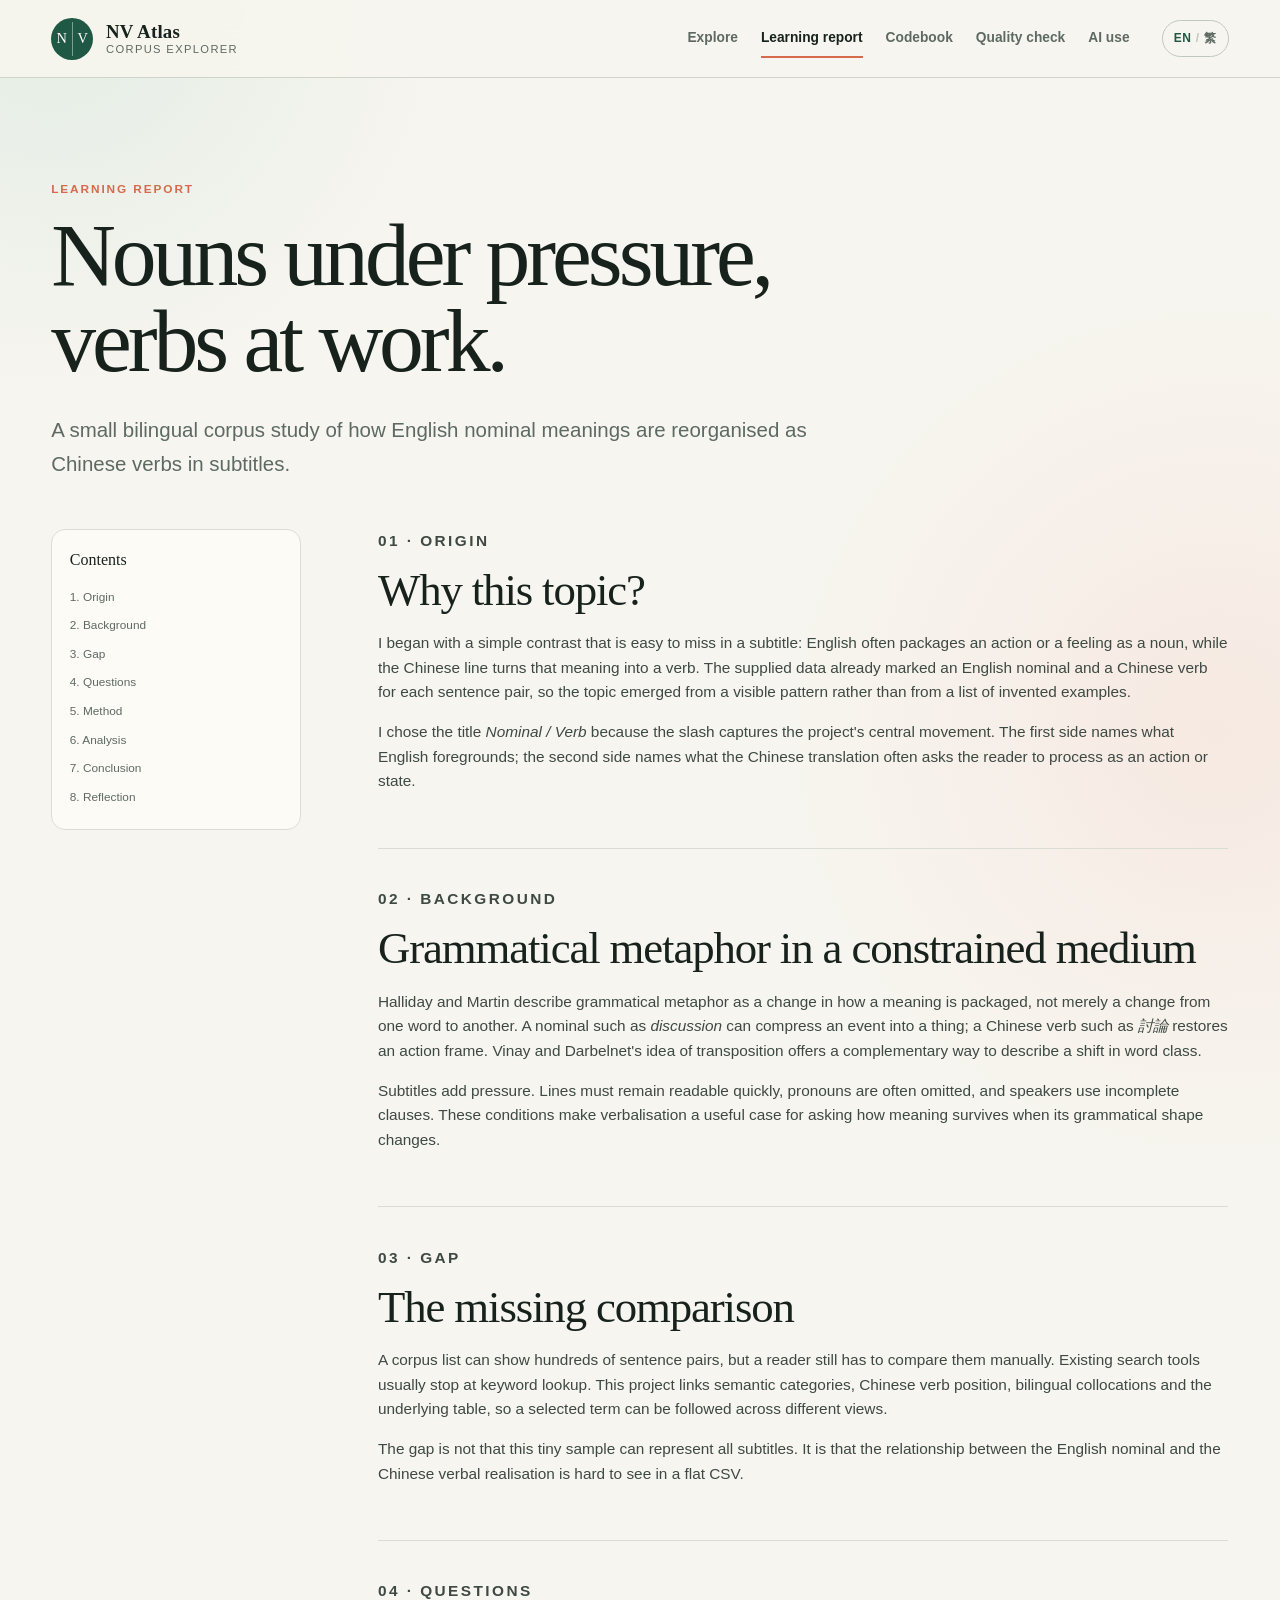
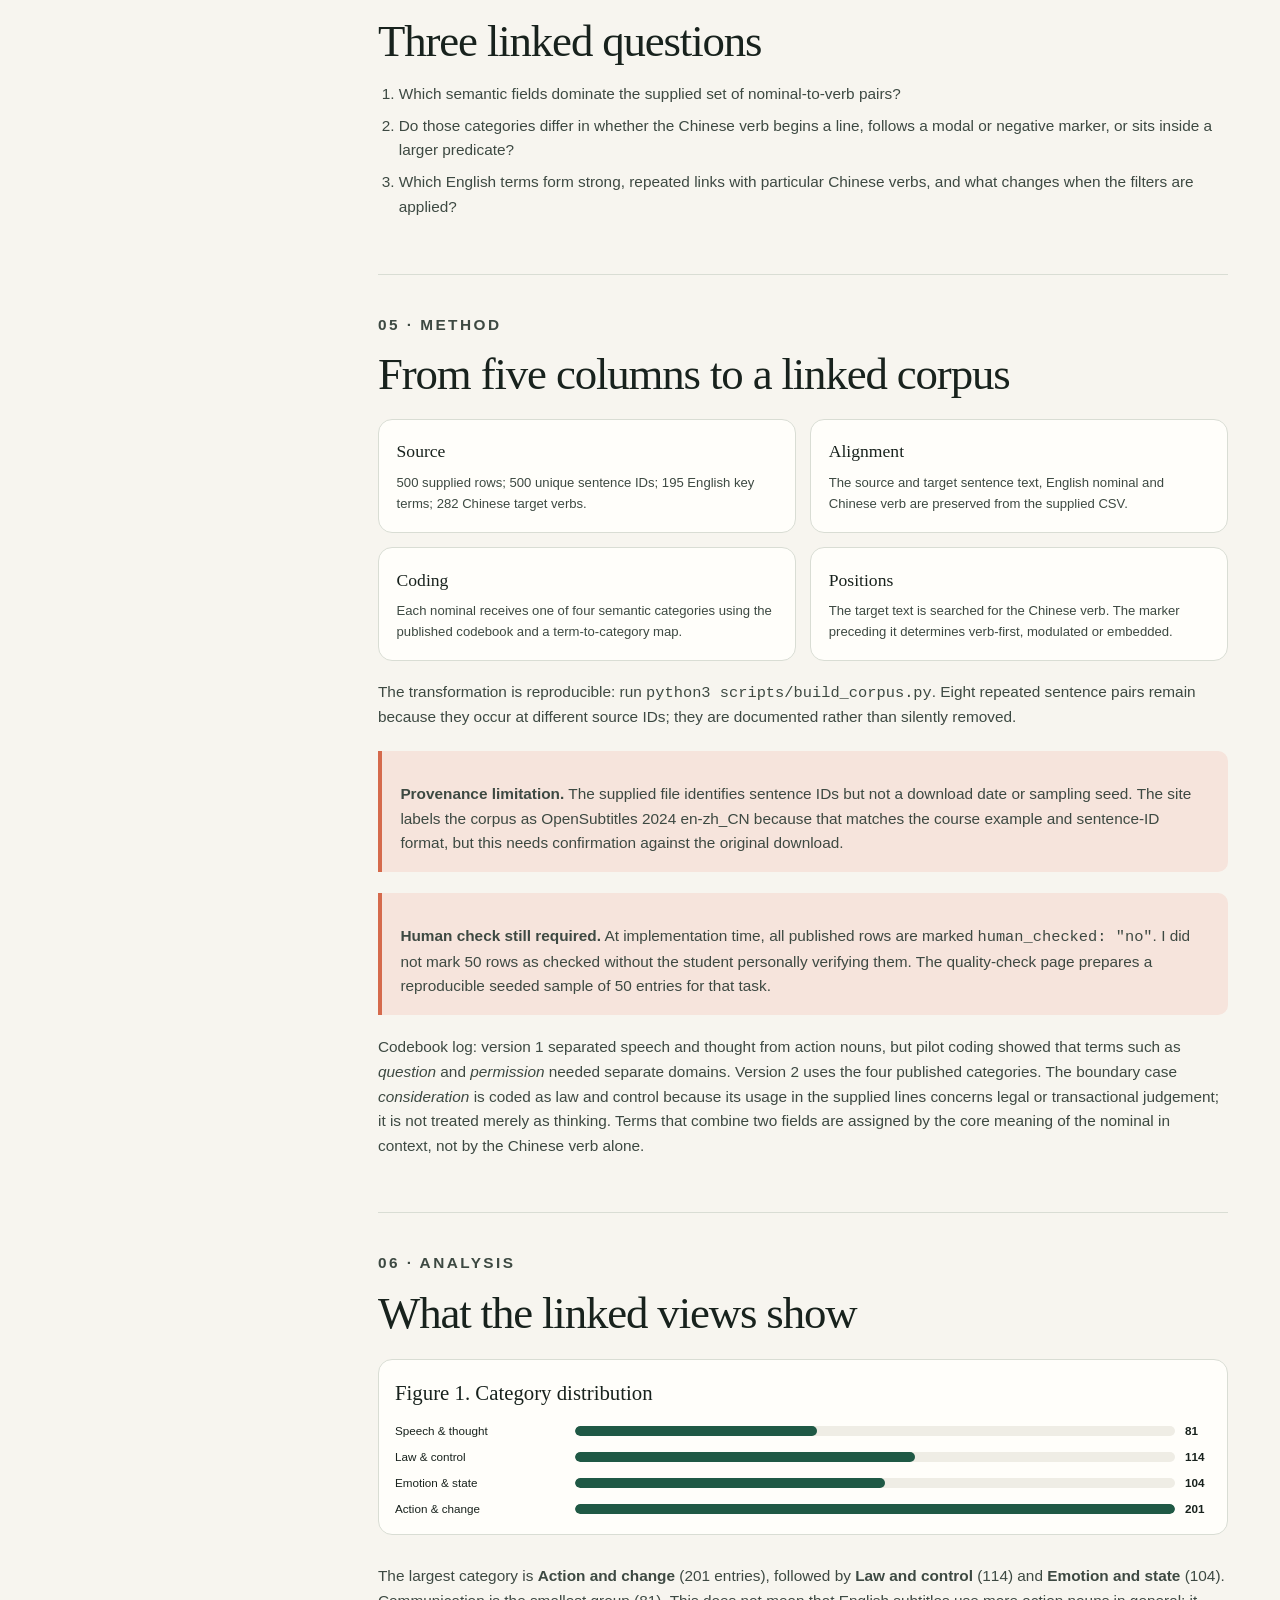
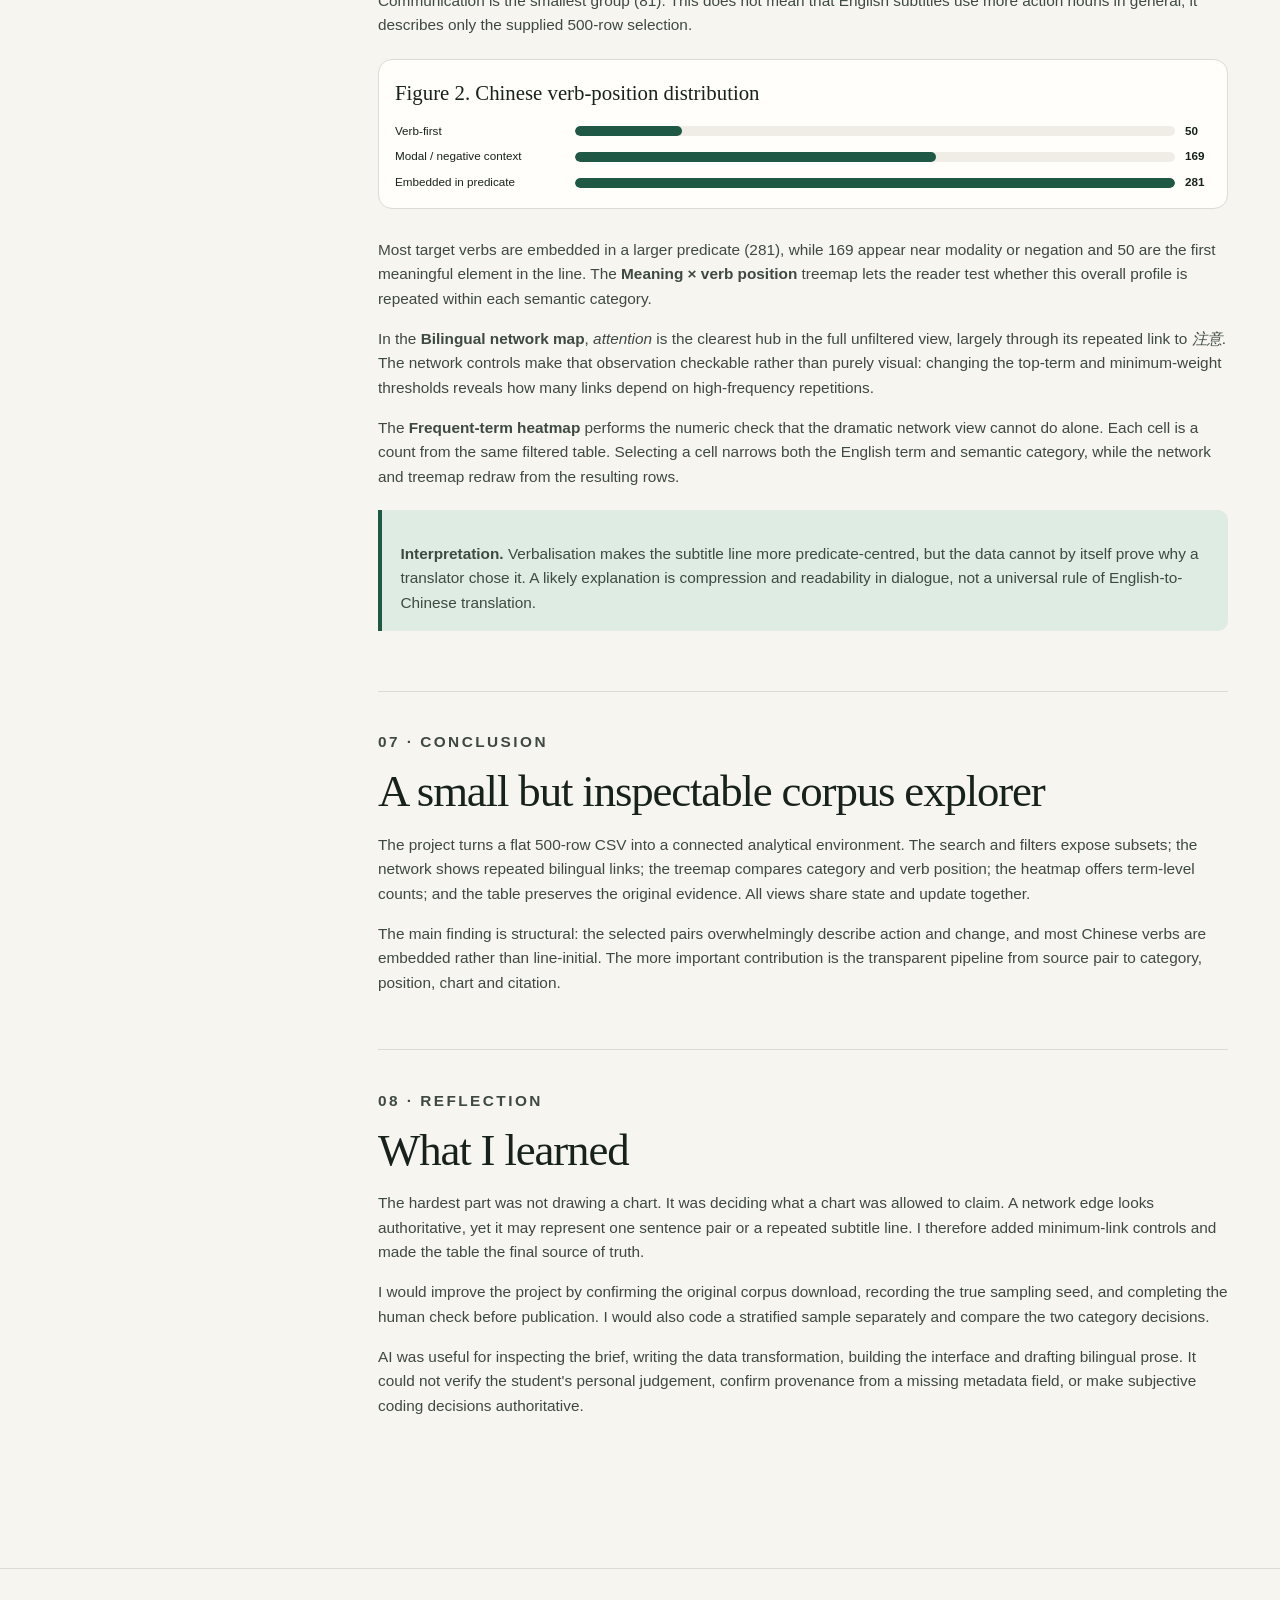
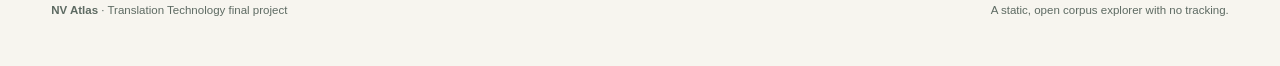
<file: report.html>
<!doctype html>
<html lang="en" data-page="report">
  <head>
    <meta charset="utf-8">
    <meta name="viewport" content="width=device-width, initial-scale=1">
    <meta name="description" content="Learning report for the NV Atlas nominal-to-verb subtitle corpus project.">
    <title>Learning Report | NV Atlas</title>
    <link rel="icon" href="assets/favicon.svg" type="image/svg+xml">
    <link rel="stylesheet" href="assets/styles.css?v=3">
  </head>
  <body>
    <a class="skip-link" href="#main" data-i18n="a11y.skip">Skip to content</a>
    <header class="site-header">
      <a class="brand" href="index.html" aria-label="NV Atlas home">
        <span class="brand-mark" aria-hidden="true"><span>N</span><span>V</span></span>
        <span class="brand-copy">
          <strong>NV Atlas</strong>
          <small data-i18n="brand.subtitle">Corpus explorer</small>
        </span>
      </a>
      <nav class="site-nav" aria-label="Main navigation">
        <a href="index.html" data-i18n="nav.explore">Explore</a>
        <a class="active" href="report.html" data-i18n="nav.report">Learning report</a>
        <a href="codebook.html" data-i18n="nav.codebook">Codebook</a>
        <a href="review.html" data-i18n="nav.review">Quality check</a>
        <a href="about.html" data-i18n="nav.ai">AI use</a>
      </nav>
      <button class="language-switch" id="language-switch" type="button" aria-label="Switch language">
        <span data-lang-label="en">EN</span>
        <span class="switch-divider" aria-hidden="true">/</span>
        <span data-lang-label="zh">繁</span>
      </button>
    </header>

    <main id="main">
      <section class="content-hero">
        <div class="lang-block" data-lang="en">
          <p class="eyebrow">Learning report</p>
          <h1>Nouns under pressure, verbs at work.</h1>
          <p class="hero-lede">
            A small bilingual corpus study of how English nominal meanings are
            reorganised as Chinese verbs in subtitles.
          </p>
        </div>
        <div class="lang-block" data-lang="zh">
          <p class="eyebrow">學習報告</p>
          <h1>名詞承受壓力，動詞開始工作。</h1>
          <p class="hero-lede">
            一項小型英中雙語語料研究，觀察字幕翻譯如何把英文名詞的意義重新組織為中文動詞。
          </p>
        </div>
      </section>

      <div class="content-layout">
        <aside class="report-toc">
          <div class="lang-block" data-lang="en">
            <strong>Contents</strong>
            <nav aria-label="Report contents">
              <a href="#origin">1. Origin</a>
              <a href="#background">2. Background</a>
              <a href="#gap">3. Gap</a>
              <a href="#questions">4. Questions</a>
              <a href="#method">5. Method</a>
              <a href="#analysis">6. Analysis</a>
              <a href="#conclusion">7. Conclusion</a>
              <a href="#reflection">8. Reflection</a>
            </nav>
          </div>
          <div class="lang-block" data-lang="zh">
            <strong>目錄</strong>
            <nav aria-label="報告目錄">
              <a href="#origin">1. 緣起</a>
              <a href="#background">2. 背景</a>
              <a href="#gap">3. 研究缺口</a>
              <a href="#questions">4. 問題</a>
              <a href="#method">5. 方法</a>
              <a href="#analysis">6. 分析</a>
              <a href="#conclusion">7. 結論</a>
              <a href="#reflection">8. 反思</a>
            </nav>
          </div>
        </aside>

        <article class="prose">
          <section id="origin">
            <div class="lang-block" data-lang="en">
              <p class="eyebrow">01 · Origin</p>
              <h2>Why this topic?</h2>
              <p>
                I began with a simple contrast that is easy to miss in a subtitle:
                English often packages an action or a feeling as a noun, while the
                Chinese line turns that meaning into a verb. The supplied data already
                marked an English nominal and a Chinese verb for each sentence pair,
                so the topic emerged from a visible pattern rather than from a list of
                invented examples.
              </p>
              <p>
                I chose the title <em>Nominal / Verb</em> because the slash captures the
                project's central movement. The first side names what English foregrounds;
                the second side names what the Chinese translation often asks the reader
                to process as an action or state.
              </p>
            </div>
            <div class="lang-block" data-lang="zh">
              <p class="eyebrow">01 · 緣起</p>
              <h2>為何選擇這個題目？</h2>
              <p>
                我從字幕中一個容易忽略的對照出發：英文常把動作或感受包裝成名詞，
                中文卻可能把同一意義展開為動詞。使用者提供的資料已為每個句對標出
                英文名詞與中文動詞，因此題目源自可見的語言模式，而非憑空設計的例子。
              </p>
              <p>
                專題名稱 <em>Nominal / Verb</em> 以斜線象徵核心移動：英文把什麼放在前景，
                中文又如何要求讀者把它理解成動作或狀態。
              </p>
            </div>
          </section>

          <section id="background">
            <div class="lang-block" data-lang="en">
              <p class="eyebrow">02 · Background</p>
              <h2>Grammatical metaphor in a constrained medium</h2>
              <p>
                Halliday and Martin describe grammatical metaphor as a change in how a
                meaning is packaged, not merely a change from one word to another. A
                nominal such as <em>discussion</em> can compress an event into a thing;
                a Chinese verb such as <em>討論</em> restores an action frame. Vinay and
                Darbelnet's idea of transposition offers a complementary way to describe
                a shift in word class.
              </p>
              <p>
                Subtitles add pressure. Lines must remain readable quickly, pronouns are
                often omitted, and speakers use incomplete clauses. These conditions make
                verbalisation a useful case for asking how meaning survives when its
                grammatical shape changes.
              </p>
            </div>
            <div class="lang-block" data-lang="zh">
              <p class="eyebrow">02 · 背景</p>
              <h2>受限媒介中的語法隱喻</h2>
              <p>
                Halliday 與 Martin 所說的語法隱喻，改變的是意義的包裝方式，而不只是替換詞語。
                <em>discussion</em> 這類名詞把事件壓縮成事物；<em>討論</em> 這類中文動詞則恢復動作框架。
                Vinay 與 Darbelnet 的「詞性轉換」概念，則提供了描述詞類變化的另一角度。
              </p>
              <p>
                字幕還增加了時間與空間壓力。句子必須能快速閱讀，主語常省略，
                口語也常含不完整子句。在這些條件下，名詞動詞化正好讓我們追問：
                當語法外形改變時，意義如何保留？
              </p>
            </div>
          </section>

          <section id="gap">
            <div class="lang-block" data-lang="en">
              <p class="eyebrow">03 · Gap</p>
              <h2>The missing comparison</h2>
              <p>
                A corpus list can show hundreds of sentence pairs, but a reader still has
                to compare them manually. Existing search tools usually stop at keyword
                lookup. This project links semantic categories, Chinese verb position,
                bilingual collocations and the underlying table, so a selected term can
                be followed across different views.
              </p>
              <p>
                The gap is not that this tiny sample can represent all subtitles. It is
                that the relationship between the English nominal and the Chinese verbal
                realisation is hard to see in a flat CSV.
              </p>
            </div>
            <div class="lang-block" data-lang="zh">
              <p class="eyebrow">03 · 研究缺口</p>
              <h2>缺少的比較層次</h2>
              <p>
                語料清單能展示數百個句對，讀者卻仍要逐筆比較。既有搜尋工具通常只做到關鍵詞查詢。
                本專案把語意類別、中文動詞位置、雙語搭配與原始資料表連動，
                讓使用者能沿著同一個詞跨越不同檢視。
              </p>
              <p>
                研究缺口並非主張這個小樣本能代表所有字幕；真正的問題是，
                英文名詞與中文動詞實現之間的關係，很難在一張平面的 CSV 表中看清楚。
              </p>
            </div>
          </section>

          <section id="questions">
            <div class="lang-block" data-lang="en">
              <p class="eyebrow">04 · Questions</p>
              <h2>Three linked questions</h2>
              <ol>
                <li>Which semantic fields dominate the supplied set of nominal-to-verb pairs?</li>
                <li>Do those categories differ in whether the Chinese verb begins a line, follows a modal or negative marker, or sits inside a larger predicate?</li>
                <li>Which English terms form strong, repeated links with particular Chinese verbs, and what changes when the filters are applied?</li>
              </ol>
            </div>
            <div class="lang-block" data-lang="zh">
              <p class="eyebrow">04 · 問題</p>
              <h2>三個互相連動的問題</h2>
              <ol>
                <li>在提供的名詞轉動詞資料中，哪些語意領域佔最多？</li>
                <li>不同語意類別，是否在「動詞起首」、「情態或否定語境」與「嵌入謂語」的分佈上有差異？</li>
                <li>哪些英文詞與特定中文動詞形成反覆連線？套用篩選後，圖形如何改變？</li>
              </ol>
            </div>
          </section>

          <section id="method">
            <div class="lang-block" data-lang="en">
              <p class="eyebrow">05 · Method</p>
              <h2>From five columns to a linked corpus</h2>
              <div class="method-grid">
                <div class="method-card">
                  <strong>Source</strong>
                  <p>500 supplied rows; 500 unique sentence IDs; 195 English key terms; 282 Chinese target verbs.</p>
                </div>
                <div class="method-card">
                  <strong>Alignment</strong>
                  <p>The source and target sentence text, English nominal and Chinese verb are preserved from the supplied CSV.</p>
                </div>
                <div class="method-card">
                  <strong>Coding</strong>
                  <p>Each nominal receives one of four semantic categories using the published codebook and a term-to-category map.</p>
                </div>
                <div class="method-card">
                  <strong>Positions</strong>
                  <p>The target text is searched for the Chinese verb. The marker preceding it determines verb-first, modulated or embedded.</p>
                </div>
              </div>
              <p>
                The transformation is reproducible: run
                <code>python3 scripts/build_corpus.py</code>. Eight repeated sentence
                pairs remain because they occur at different source IDs; they are
                documented rather than silently removed.
              </p>
              <div class="callout warning">
                <p>
                  <strong>Provenance limitation.</strong> The supplied file identifies
                  sentence IDs but not a download date or sampling seed. The site labels
                  the corpus as OpenSubtitles 2024 en-zh_CN because that matches the
                  course example and sentence-ID format, but this needs confirmation
                  against the original download.
                </p>
              </div>
              <div class="callout warning">
                <p>
                  <strong>Human check still required.</strong> At implementation time,
                  all published rows are marked <code>human_checked: "no"</code>.
                  I did not mark 50 rows as checked without the student personally
                  verifying them. The quality-check page prepares a reproducible seeded
                  sample of 50 entries for that task.
                </p>
              </div>
              <p>
                Codebook log: version 1 separated speech and thought from action nouns,
                but pilot coding showed that terms such as <em>question</em> and
                <em>permission</em> needed separate domains. Version 2 uses the four
                published categories. The boundary case <em>consideration</em> is coded
                as law and control because its usage in the supplied lines concerns
                legal or transactional judgement; it is not treated merely as thinking.
                Terms that combine two fields are assigned by the core meaning of the
                nominal in context, not by the Chinese verb alone.
              </p>
            </div>
            <div class="lang-block" data-lang="zh">
              <p class="eyebrow">05 · 方法</p>
              <h2>從五個欄位到連動語料</h2>
              <div class="method-grid">
                <div class="method-card">
                  <strong>來源</strong>
                  <p>提供五百行；五百個不同句編號；195 個英文關鍵詞；282 個中文目標動詞。</p>
                </div>
                <div class="method-card">
                  <strong>對齊</strong>
                  <p>原文、譯文、英文名詞與中文動詞均保留自使用者提供的 CSV。</p>
                </div>
                <div class="method-card">
                  <strong>編碼</strong>
                  <p>依公開編碼簿及詞項對類別對照，為每個英文名詞指定四個語意類別之一。</p>
                </div>
                <div class="method-card">
                  <strong>位置</strong>
                  <p>在中文譯文中定位動詞，再依前面的標記判斷「動詞起首」、「情態／否定」或「嵌入謂語」。</p>
                </div>
              </div>
              <p>
                整個轉換可重現：執行 <code>python3 scripts/build_corpus.py</code>。
                有八組重複句對因來自不同原始句編號而保留，並在網站中明確記錄，沒有靜默刪除。
              </p>
              <div class="callout warning">
                <p>
                  <strong>來源限制。</strong> 提供的檔案只有句編號，沒有下載日期與抽樣種子。
                  網站依課堂範例及句編號格式標示為 OpenSubtitles 2024 en-zh_CN，
                  但仍須由學生對照原始下載確認。
                </p>
              </div>
              <div class="callout warning">
                <p>
                  <strong>仍須人工核對。</strong> 實作完成時，所有公開資料都標為
                  <code>human_checked: "no"</code>。在學生本人未核對前，我不能假稱已有五十筆通過。
                  品質檢查頁已以固定種子準備五十筆樣本，供完成這項工作。
                </p>
              </div>
              <p>
                編碼簿紀錄：第一版把言語與思考、行動名詞分開，但二十多筆試編顯示
                <em>question</em> 與 <em>permission</em> 需要不同領域。第二版採用目前四個類別。
                <em>consideration</em> 位於邊界，依提供語境中的法律或交易判斷歸入「法律與控制」，
                不單純視為思考。跨領域詞依名詞在句中的核心意義分類，而不只看中文動詞。
              </p>
            </div>
          </section>

          <section id="analysis">
            <div class="lang-block" data-lang="en">
              <p class="eyebrow">06 · Analysis</p>
              <h2>What the linked views show</h2>
              <div class="report-chart">
                <h3>Figure 1. Category distribution</h3>
                <div class="report-category-bars"></div>
              </div>
              <p>
                The largest category is <strong>Action and change</strong> (201 entries),
                followed by <strong>Law and control</strong> (114) and
                <strong>Emotion and state</strong> (104). Communication is the smallest
                group (81). This does not mean that English subtitles use more action
                nouns in general; it describes only the supplied 500-row selection.
              </p>
              <div class="report-chart">
                <h3>Figure 2. Chinese verb-position distribution</h3>
                <div class="report-realization-bars"></div>
              </div>
              <p>
                Most target verbs are embedded in a larger predicate (281), while 169
                appear near modality or negation and 50 are the first meaningful element
                in the line. The <strong>Meaning × verb position</strong> treemap lets the
                reader test whether this overall profile is repeated within each semantic
                category.
              </p>
              <p>
                In the <strong>Bilingual network map</strong>, <em>attention</em> is the
                clearest hub in the full unfiltered view, largely through its repeated
                link to <em>注意</em>. The network controls make that observation
                checkable rather than purely visual: changing the top-term and
                minimum-weight thresholds reveals how many links depend on high-frequency
                repetitions.
              </p>
              <p>
                The <strong>Frequent-term heatmap</strong> performs the numeric check that
                the dramatic network view cannot do alone. Each cell is a count from the
                same filtered table. Selecting a cell narrows both the English term and
                semantic category, while the network and treemap redraw from the resulting
                rows.
              </p>
              <div class="callout">
                <p>
                  <strong>Interpretation.</strong> Verbalisation makes the subtitle line
                  more predicate-centred, but the data cannot by itself prove why a
                  translator chose it. A likely explanation is compression and
                  readability in dialogue, not a universal rule of English-to-Chinese
                  translation.
                </p>
              </div>
            </div>
            <div class="lang-block" data-lang="zh">
              <p class="eyebrow">06 · 分析</p>
              <h2>連動圖表揭示了什麼</h2>
              <div class="report-chart">
                <h3>圖一：語意類別分佈</h3>
                <div class="report-category-bars"></div>
              </div>
              <p>
                最大類別是<strong>行動與變化</strong>（201 筆），其次是
                <strong>法律與控制</strong>（114 筆）與<strong>情緒與狀態</strong>（104 筆）。
                <strong>言語與思考</strong>最少（81 筆）。這不代表所有英文字幕都偏重行動名詞；
                它只描述提供資料中的五百筆選樣。
              </p>
              <div class="report-chart">
                <h3>圖二：中文動詞位置分佈</h3>
                <div class="report-realization-bars"></div>
              </div>
              <p>
                多數目標動詞嵌在較大的謂語中（281 筆），169 筆鄰近情態或否定標記，
                50 筆是句中有意義的第一個成分。<strong>意義 × 動詞位置</strong>樹狀圖可檢查
                每個語意類別是否重複整體趨勢。
              </p>
              <p>
                在<strong>雙語詞語網絡</strong>中，未篩選的完整檢視以
                <em>attention</em> 為明顯中心，主要透過與 <em>注意</em> 的反覆連線。
                網絡控制項讓觀察能被檢驗：調整顯示詞數與最小連結權重，就能看出結果在多大程度上依賴高頻重複。
              </p>
              <p>
                <strong>高頻詞熱圖</strong>提供網絡無法單獨完成的數值核對。每一格都直接來自
                相同篩選下的資料表；點擊一格會同時收窄英文詞與語意類別，
                網絡與樹狀圖也依新的資料列重畫。
              </p>
              <div class="callout">
                <p>
                  <strong>解釋。</strong> 動詞化使字幕句子更以謂語為中心，但資料本身不能證明譯者為何選擇這種形式。
                  較合理的解釋是對話的壓縮與可讀性，而不是一條普遍適用的英中翻譯規則。
                </p>
              </div>
            </div>
          </section>

          <section id="conclusion">
            <div class="lang-block" data-lang="en">
              <p class="eyebrow">07 · Conclusion</p>
              <h2>A small but inspectable corpus explorer</h2>
              <p>
                The project turns a flat 500-row CSV into a connected analytical
                environment. The search and filters expose subsets; the network shows
                repeated bilingual links; the treemap compares category and verb
                position; the heatmap offers term-level counts; and the table preserves
                the original evidence. All views share state and update together.
              </p>
              <p>
                The main finding is structural: the selected pairs overwhelmingly
                describe action and change, and most Chinese verbs are embedded rather
                than line-initial. The more important contribution is the transparent
                pipeline from source pair to category, position, chart and citation.
              </p>
            </div>
            <div class="lang-block" data-lang="zh">
              <p class="eyebrow">07 · 結論</p>
              <h2>一個小型但可檢驗的語料探索器</h2>
              <p>
                本專題把平面化的五百行 CSV 轉為互相連結的分析環境。搜尋與篩選揭露資料子集；
                網絡顯示反覆的雙語連結；樹狀圖比較語意與動詞位置；熱圖提供詞項層級計數；
                資料表則保留原始證據。所有檢視共用狀態並同步更新。
              </p>
              <p>
                主要結構發現是：選樣中的句對大量描述行動與變化，多數中文動詞嵌在謂語中，
                而非出現在行首。更重要的成果，是從原文句對、類別、位置、圖表到來源之間，
                建立可檢查且可重現的流程。
              </p>
            </div>
          </section>

          <section id="reflection">
            <div class="lang-block" data-lang="en">
              <p class="eyebrow">08 · Reflection</p>
              <h2>What I learned</h2>
              <p>
                The hardest part was not drawing a chart. It was deciding what a chart
                was allowed to claim. A network edge looks authoritative, yet it may
                represent one sentence pair or a repeated subtitle line. I therefore
                added minimum-link controls and made the table the final source of truth.
              </p>
              <p>
                I would improve the project by confirming the original corpus download,
                recording the true sampling seed, and completing the human check before
                publication. I would also code a stratified sample separately and compare
                the two category decisions.
              </p>
              <p>
                AI was useful for inspecting the brief, writing the data transformation,
                building the interface and drafting bilingual prose. It could not verify
                the student's personal judgement, confirm provenance from a missing
                metadata field, or make subjective coding decisions authoritative.
              </p>
            </div>
            <div class="lang-block" data-lang="zh">
              <p class="eyebrow">08 · 反思</p>
              <h2>我學到什麼</h2>
              <p>
                最難的不是畫出圖表，而是決定圖表可以宣稱什麼。網絡連線看起來很有權威，
                卻可能只代表一個句對或一組重複字幕。因此我加入最小權重控制，
                並讓資料表成為最終核對依據。
              </p>
              <p>
                若能重做，我會先確認原始語料下載、記錄真正抽樣種子，並在公開前完成人工核對。
                我也會另外分層抽樣重新編碼，再比較兩次類別判定。
              </p>
              <p>
                AI 能協助閱讀作業要求、撰寫資料轉換、建立介面與草擬雙語文字；
                但它不能代替學生本人的判斷、無法從缺少的欄位確認來源，
                也不應把主觀編碼自動視為最終答案。
              </p>
            </div>
          </section>
        </article>
      </div>
    </main>

    <footer class="site-footer">
      <p><strong>NV Atlas</strong> · <span data-i18n="footer.project">Translation Technology final project</span></p>
      <p data-i18n="footer.note">A static, open corpus explorer with no tracking.</p>
    </footer>
    <script src="assets/app.js?v=3" defer></script>
  </body>
</html>
</file>
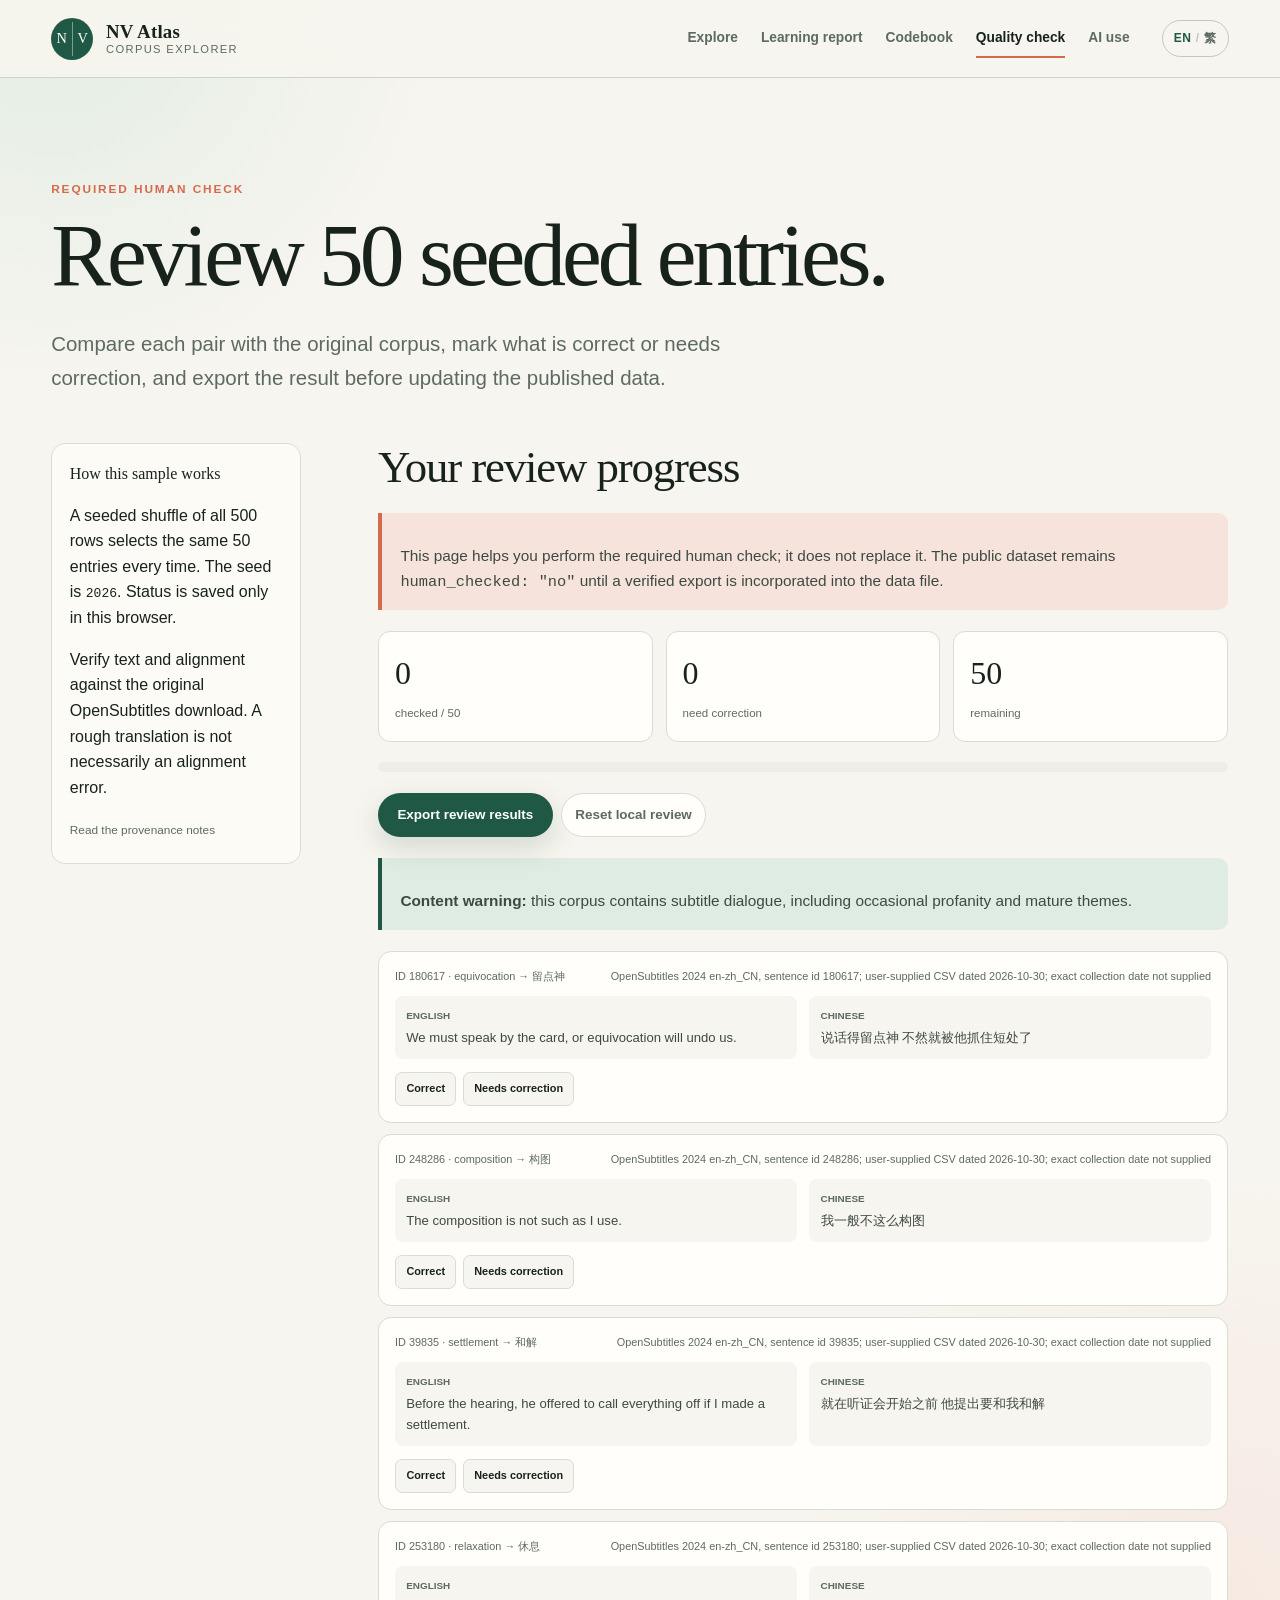
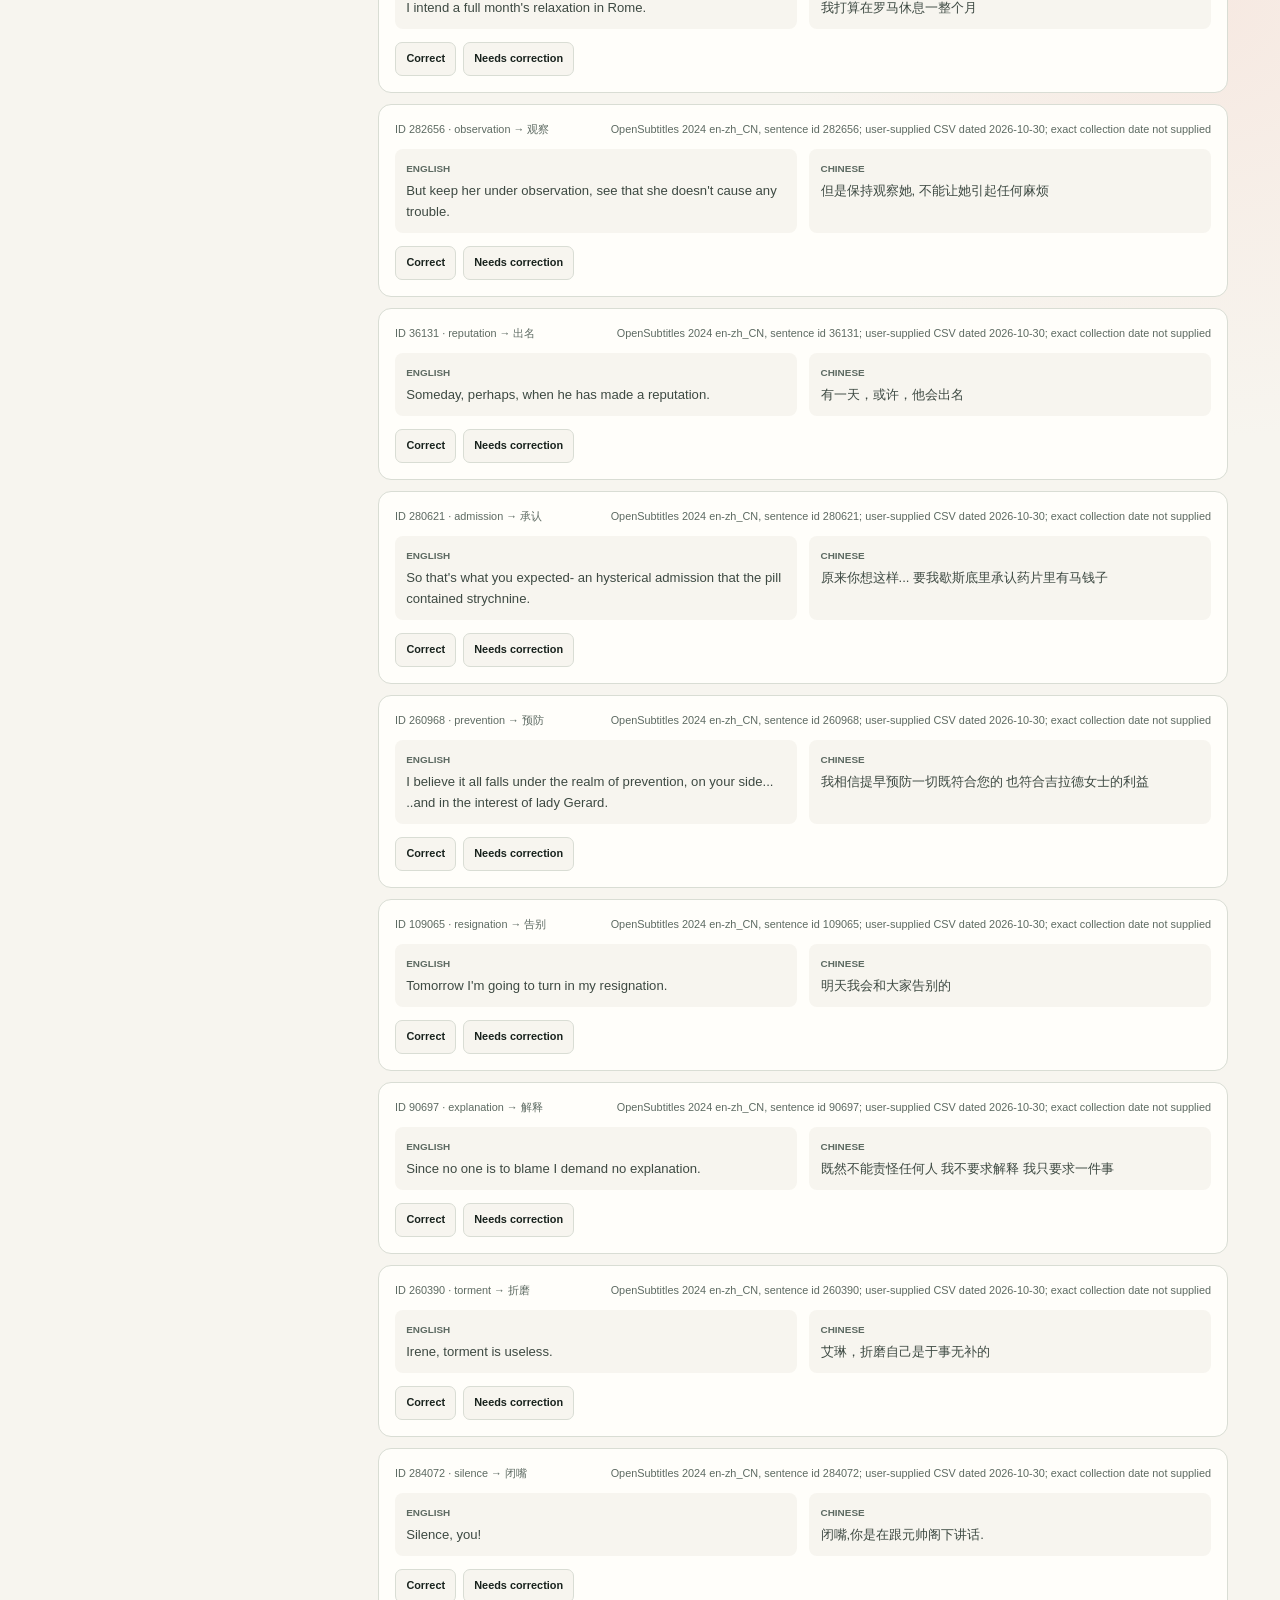
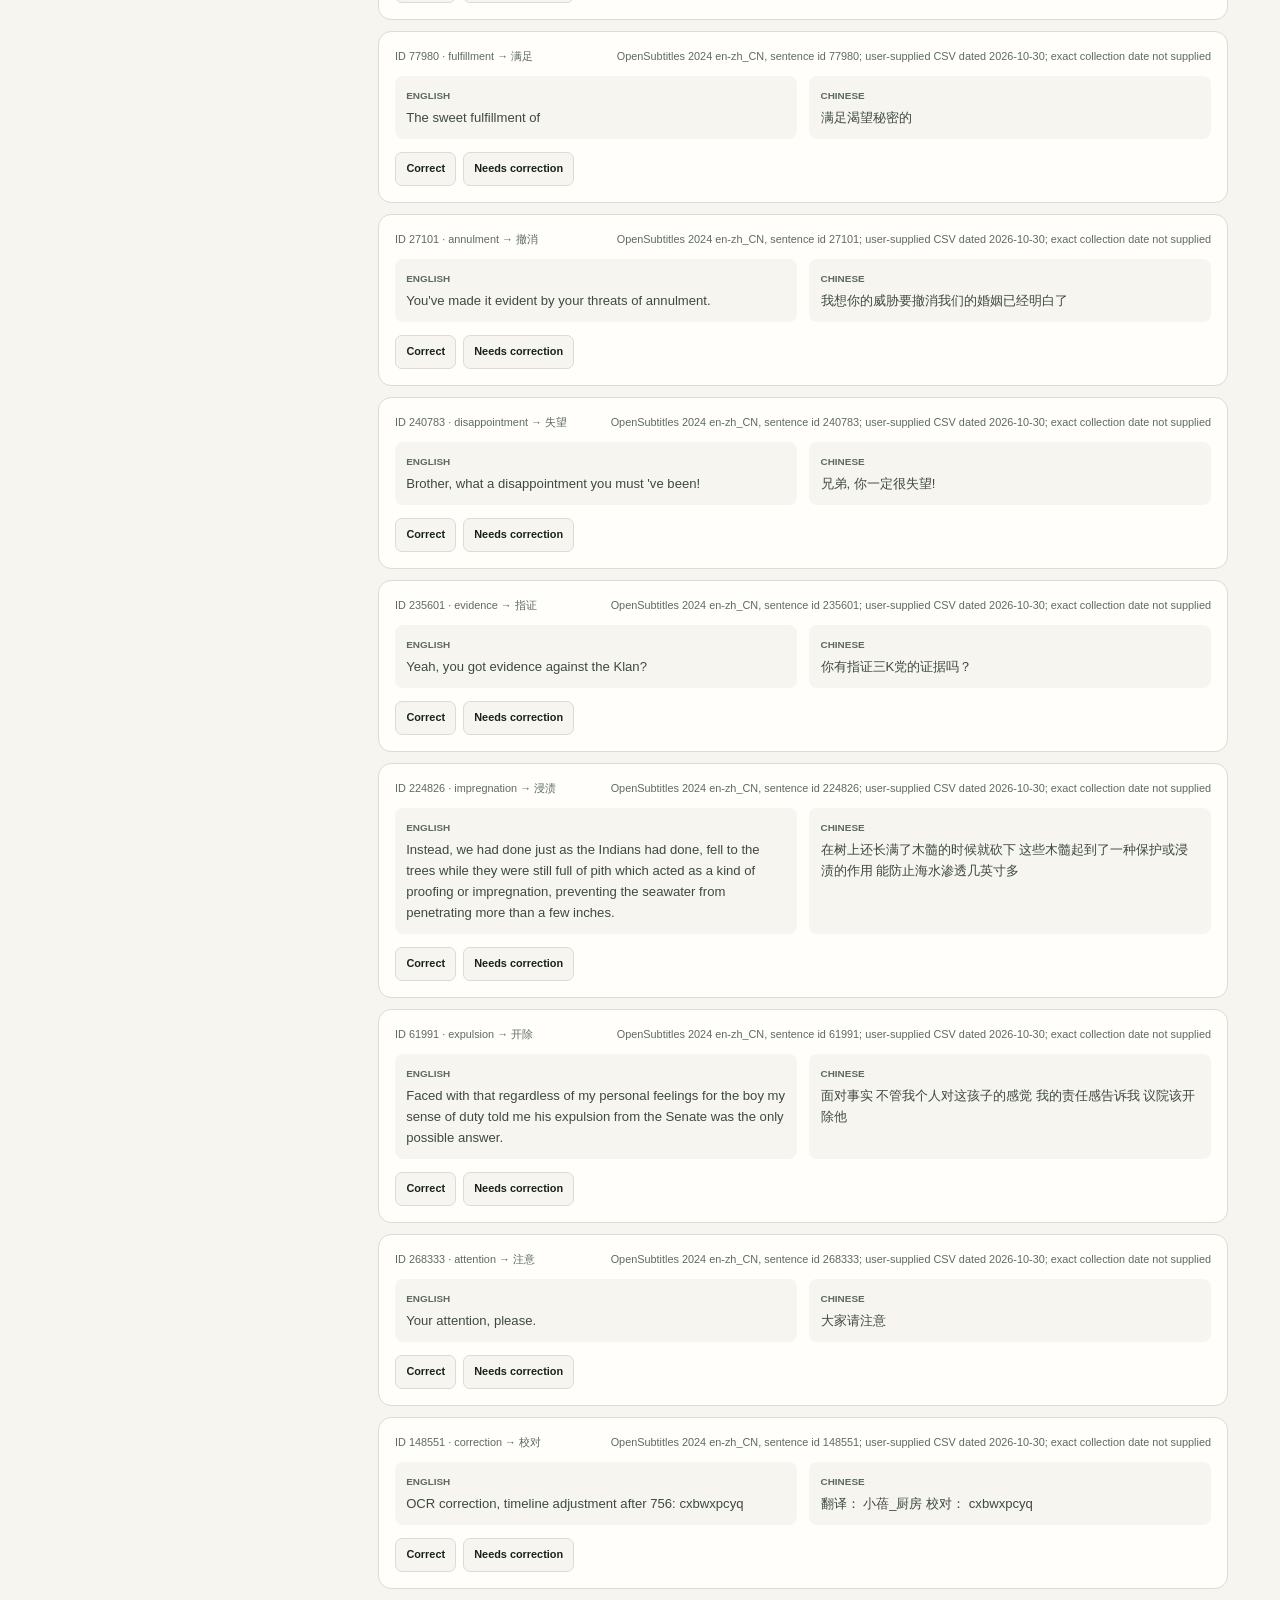
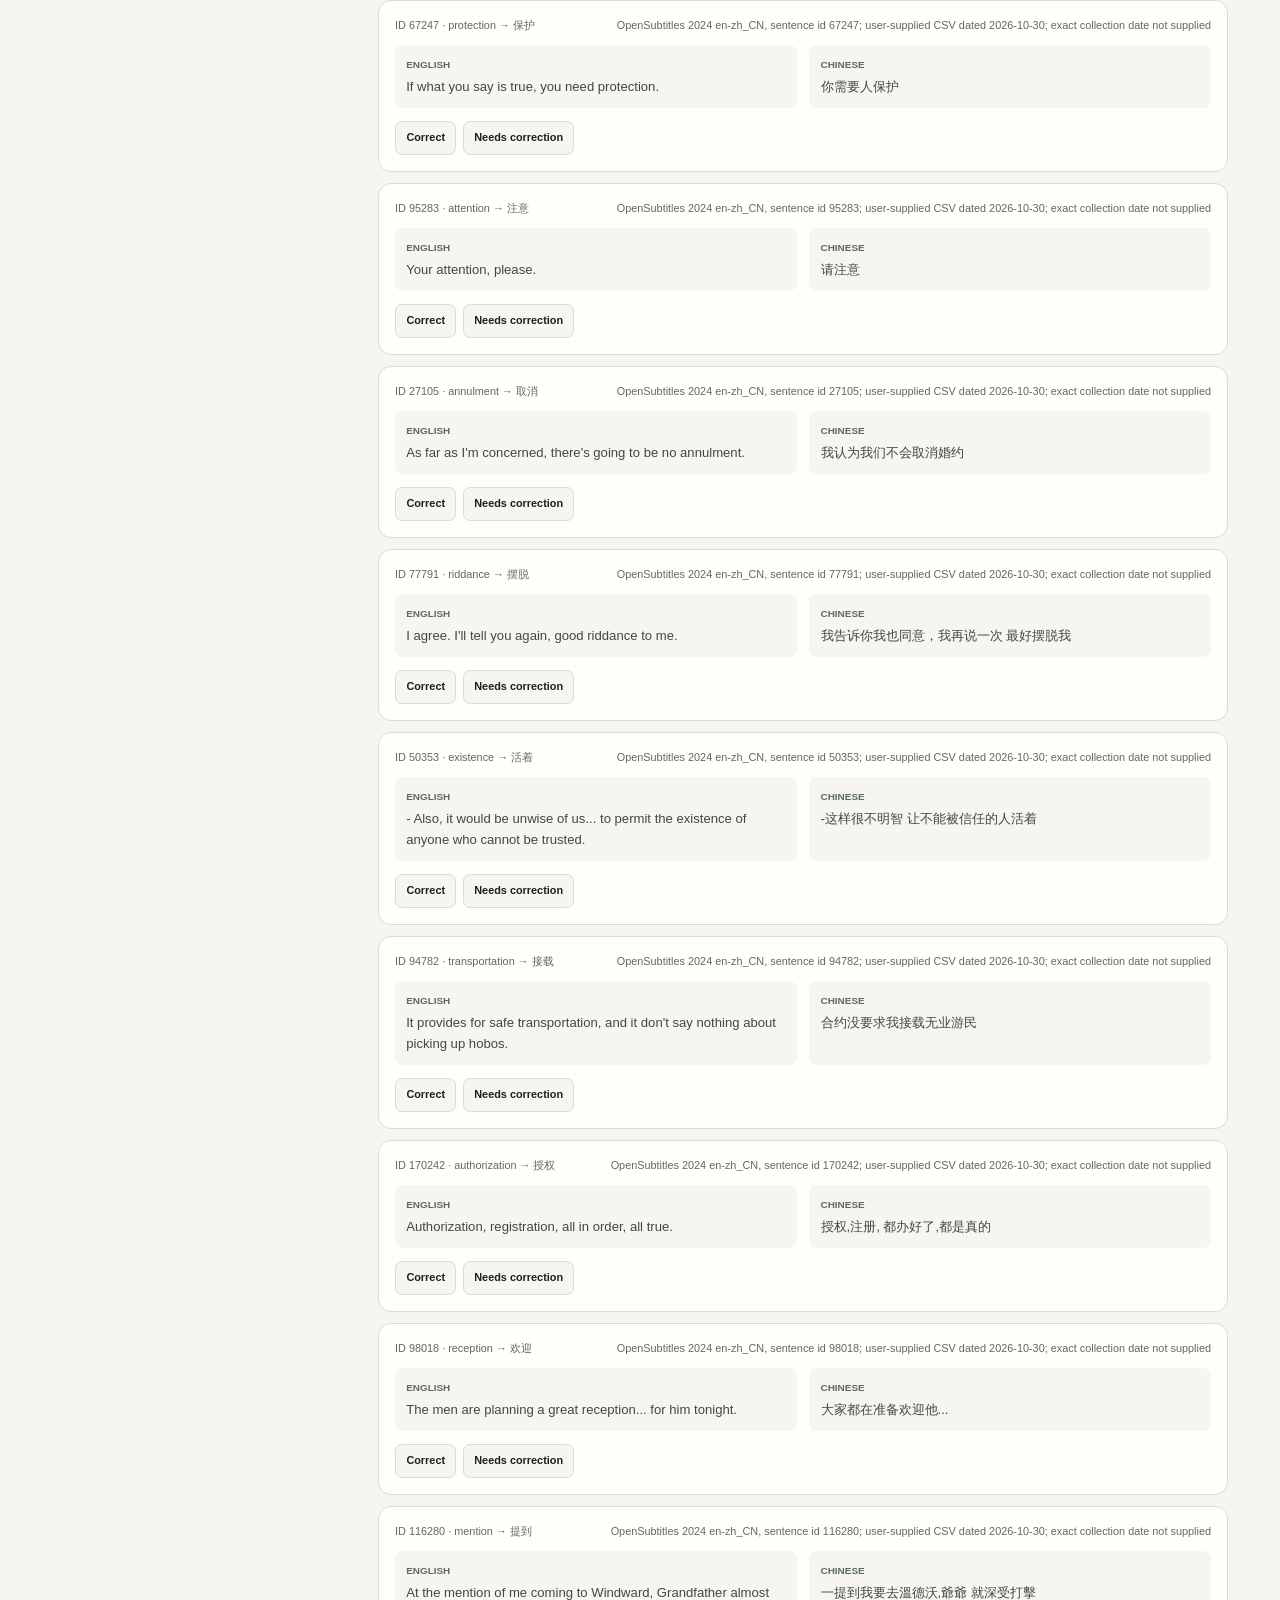
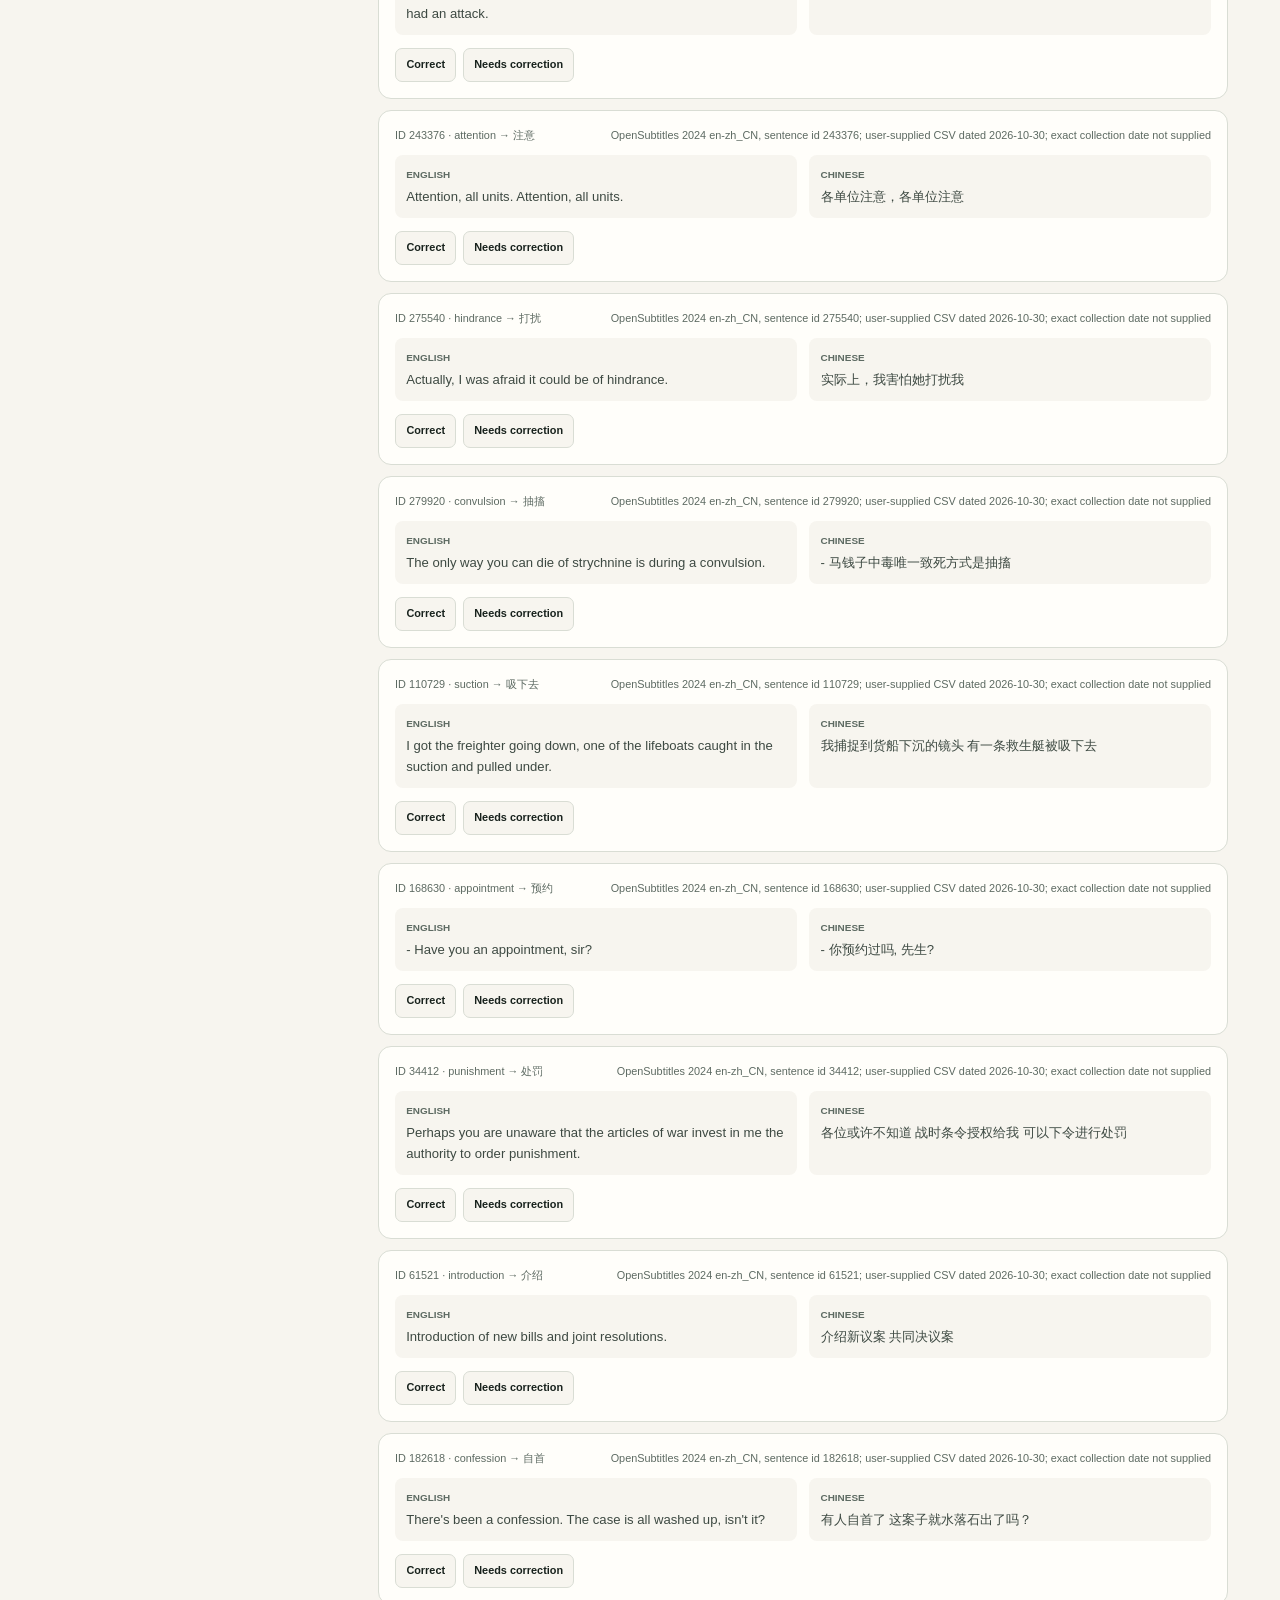
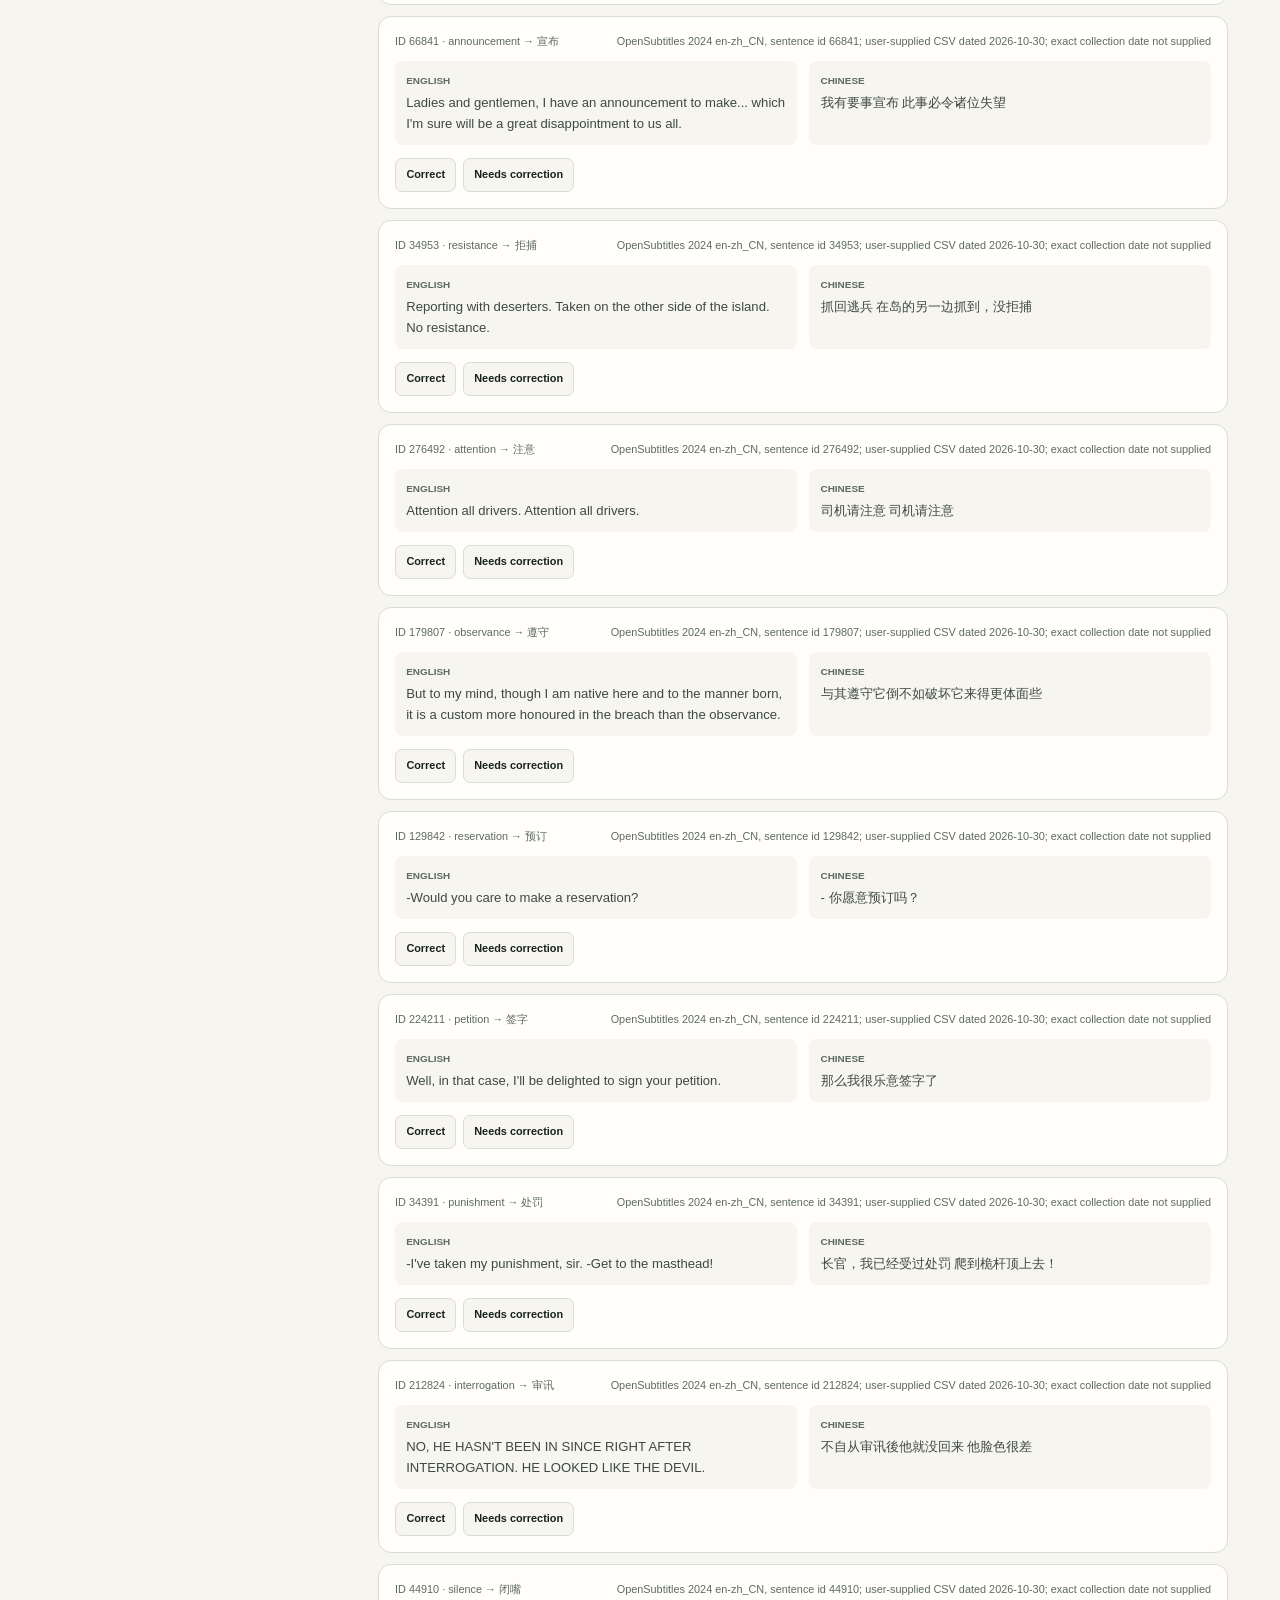
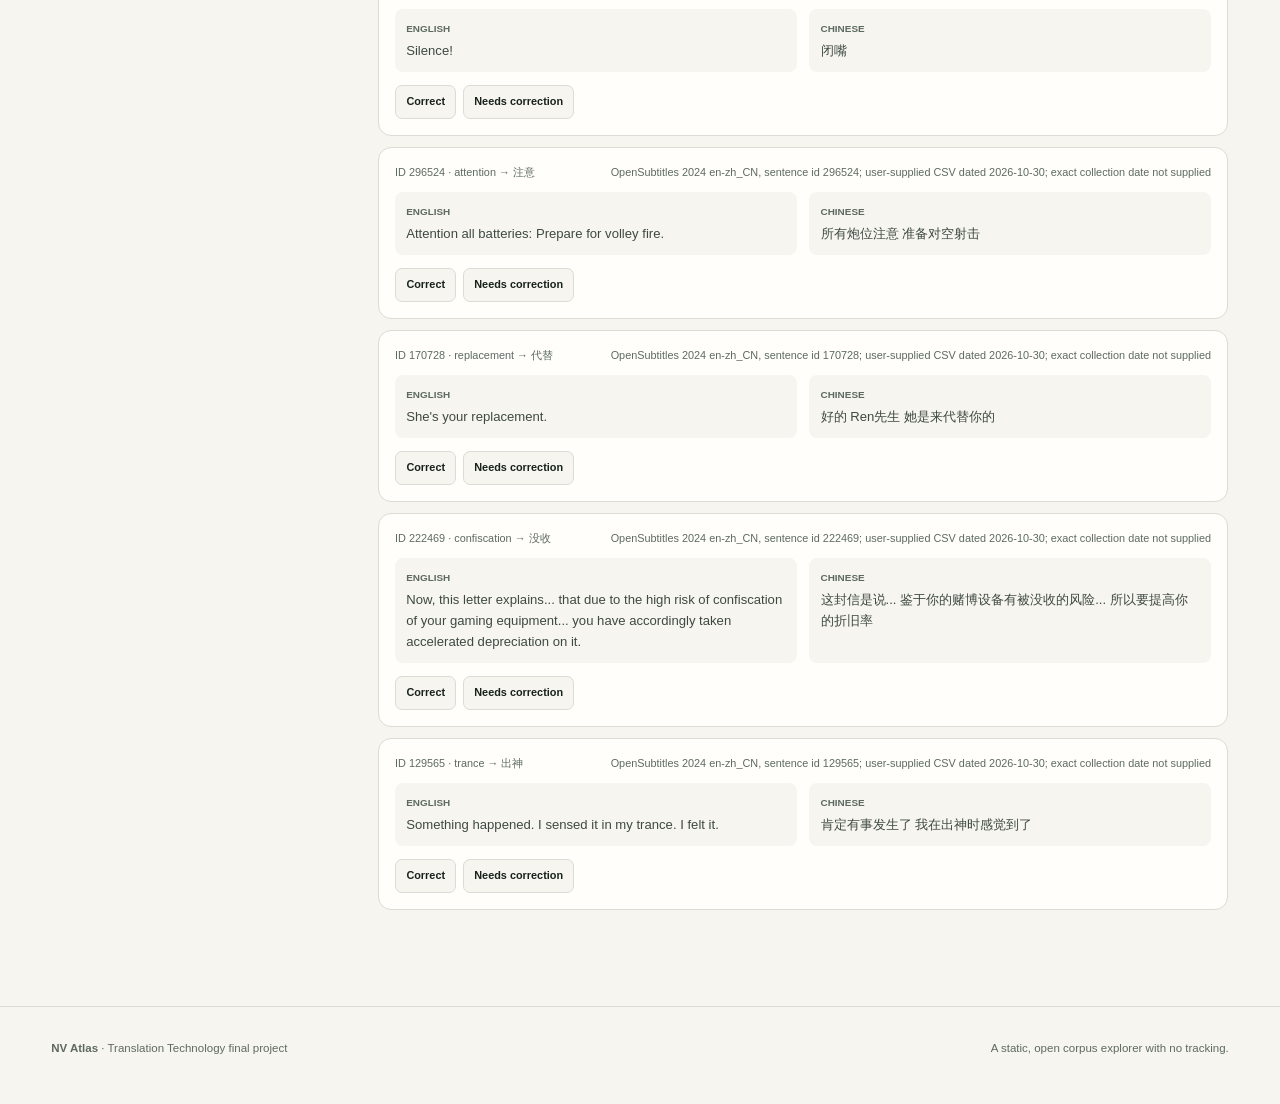
<file: review.html>
<!doctype html>
<html lang="en" data-page="review">
  <head>
    <meta charset="utf-8">
    <meta name="viewport" content="width=device-width, initial-scale=1">
    <meta name="description" content="A seeded 50-entry quality-check workspace for the NV Atlas corpus.">
    <title>Quality Check | NV Atlas</title>
    <link rel="icon" href="assets/favicon.svg" type="image/svg+xml">
    <link rel="stylesheet" href="assets/styles.css?v=3">
  </head>
  <body>
    <a class="skip-link" href="#main" data-i18n="a11y.skip">Skip to content</a>
    <header class="site-header">
      <a class="brand" href="index.html" aria-label="NV Atlas home">
        <span class="brand-mark" aria-hidden="true"><span>N</span><span>V</span></span>
        <span class="brand-copy">
          <strong>NV Atlas</strong>
          <small data-i18n="brand.subtitle">Corpus explorer</small>
        </span>
      </a>
      <nav class="site-nav" aria-label="Main navigation">
        <a href="index.html" data-i18n="nav.explore">Explore</a>
        <a href="report.html" data-i18n="nav.report">Learning report</a>
        <a href="codebook.html" data-i18n="nav.codebook">Codebook</a>
        <a class="active" href="review.html" data-i18n="nav.review">Quality check</a>
        <a href="about.html" data-i18n="nav.ai">AI use</a>
      </nav>
      <button class="language-switch" id="language-switch" type="button" aria-label="Switch language">
        <span data-lang-label="en">EN</span>
        <span class="switch-divider" aria-hidden="true">/</span>
        <span data-lang-label="zh">繁</span>
      </button>
    </header>

    <main id="main">
      <section class="content-hero">
        <div class="lang-block" data-lang="en">
          <p class="eyebrow">Required human check</p>
          <h1>Review 50 seeded entries.</h1>
          <p class="hero-lede">
            Compare each pair with the original corpus, mark what is correct or needs
            correction, and export the result before updating the published data.
          </p>
        </div>
        <div class="lang-block" data-lang="zh">
          <p class="eyebrow">必須的人工檢查</p>
          <h1>核對五十筆固定樣本。</h1>
          <p class="hero-lede">
            對照原始語料，標記正確或需要修正的句對，並在更新公開資料前匯出結果。
          </p>
        </div>
      </section>

      <div class="content-layout">
        <aside class="report-toc">
          <div class="lang-block" data-lang="en">
            <strong>How this sample works</strong>
            <p>
              A seeded shuffle of all 500 rows selects the same 50 entries every time.
              The seed is <code>2026</code>. Status is saved only in this browser.
            </p>
            <p>
              Verify text and alignment against the original OpenSubtitles download.
              A rough translation is not necessarily an alignment error.
            </p>
            <a href="about.html#data-notes">Read the provenance notes</a>
          </div>
          <div class="lang-block" data-lang="zh">
            <strong>樣本產生方式</strong>
            <p>
              以固定種子打亂全部五百行，再取前五十筆，因此每次顯示相同樣本。
              種子為 <code>2026</code>。狀態只儲存在目前瀏覽器。
            </p>
            <p>
              請對照原始 OpenSubtitles 下載檢查文字及對齊。翻譯風格不同不一定代表對齊錯誤。
            </p>
            <a href="about.html#data-notes">查看來源說明</a>
          </div>
        </aside>

        <section class="prose" aria-labelledby="review-heading">
          <div class="lang-block" data-lang="en">
            <h2>Your review progress</h2>
            <div class="callout warning">
              <p>
                This page helps you perform the required human check; it does not replace
                it. The public dataset remains <code>human_checked: "no"</code> until a
                verified export is incorporated into the data file.
              </p>
            </div>
          </div>
          <div class="lang-block" data-lang="zh">
            <h2>你的核對進度</h2>
            <div class="callout warning">
              <p>
                本頁協助你完成必須的人工核對，但不能代替你的判斷。在核實結果寫入資料檔前，
                公開資料仍保持 <code>human_checked: "no"</code>。
              </p>
            </div>
          </div>

          <div class="review-overview" aria-live="polite">
            <div class="review-stat">
              <strong id="review-checked">0</strong>
              <span data-i18n="review.checked">checked / 50</span>
            </div>
            <div class="review-stat">
              <strong id="review-errors">0</strong>
              <span data-i18n="review.errors">need correction</span>
            </div>
            <div class="review-stat">
              <strong id="review-remaining">50</strong>
              <span data-i18n="review.remaining">remaining</span>
            </div>
          </div>
          <div class="review-progress" aria-hidden="true">
            <span id="review-progress-bar"></span>
          </div>
          <div class="review-actions-top">
            <button class="button primary" id="export-review" type="button" data-i18n="review.export">Export review results</button>
            <button class="button quiet" id="reset-review" type="button" data-i18n="review.reset">Reset local review</button>
          </div>

          <div class="callout">
            <div class="lang-block" data-lang="en">
              <p>
                <strong>Content warning:</strong> this corpus contains subtitle dialogue,
                including occasional profanity and mature themes.
              </p>
            </div>
            <div class="lang-block" data-lang="zh">
              <p>
                <strong>內容提示：</strong> 本語料來自字幕對話，可能包含偶爾出現的粗俗語言及成人主題。
              </p>
            </div>
          </div>

          <div class="review-list" id="review-list"></div>
        </section>
      </div>
    </main>

    <footer class="site-footer">
      <p><strong>NV Atlas</strong> · <span data-i18n="footer.project">Translation Technology final project</span></p>
      <p data-i18n="footer.note">A static, open corpus explorer with no tracking.</p>
    </footer>
    <script src="assets/app.js?v=3" defer></script>
  </body>
</html>
</file>
<file: assets/styles.css>
:root {
  --ink: #18221d;
  --muted: #5d6a62;
  --paper: #f7f5ef;
  --paper-deep: #efede5;
  --card: #fffefa;
  --line: #d9ddd4;
  --line-strong: #bfc8bc;
  --green: #1f5945;
  --green-bright: #2d7a5c;
  --green-soft: #dfece3;
  --coral: #d56a4c;
  --coral-soft: #f6e4dc;
  --blue: #406c83;
  --blue-soft: #dfeaf0;
  --gold: #a87c31;
  --gold-soft: #f1e8d6;
  --purple: #70577b;
  --purple-soft: #ece5f0;
  --shadow: 0 18px 50px rgba(32, 47, 39, 0.08);
  --radius: 22px;
  --radius-small: 12px;
  --serif: "Iowan Old Style", "Palatino Linotype", Palatino, Georgia, serif;
  --sans: "Avenir Next", Avenir, "Segoe UI", "Noto Sans", sans-serif;
}

* {
  box-sizing: border-box;
}

html {
  scroll-behavior: smooth;
}

body {
  margin: 0;
  color: var(--ink);
  background:
    radial-gradient(circle at 4% 0%, rgba(223, 236, 227, 0.85), transparent 25rem),
    radial-gradient(circle at 95% 15%, rgba(246, 228, 220, 0.7), transparent 27rem),
    var(--paper);
  font-family: var(--sans);
  line-height: 1.6;
  -webkit-font-smoothing: antialiased;
}

button,
input,
select {
  font: inherit;
}

button,
a {
  -webkit-tap-highlight-color: transparent;
}

a {
  color: var(--green);
  text-underline-offset: 0.2em;
}

a:hover {
  color: var(--coral);
}

button {
  color: inherit;
}

[hidden] {
  display: none !important;
}

html[lang="en"] .lang-block[data-lang="zh"],
html[lang="zh-Hant"] .lang-block[data-lang="en"] {
  display: none !important;
}

.sr-only {
  position: absolute;
  width: 1px;
  height: 1px;
  padding: 0;
  overflow: hidden;
  clip: rect(0, 0, 0, 0);
  white-space: nowrap;
  border: 0;
}

.skip-link {
  position: fixed;
  left: 1rem;
  top: -10rem;
  z-index: 100;
  padding: 0.7rem 1rem;
  color: white;
  background: var(--green);
  border-radius: 8px;
}

.skip-link:focus {
  top: 1rem;
}

.site-header {
  position: sticky;
  top: 0;
  z-index: 30;
  display: grid;
  grid-template-columns: minmax(180px, 1fr) auto auto;
  align-items: center;
  gap: 2rem;
  min-height: 78px;
  padding: 0.85rem clamp(1rem, 4vw, 4.5rem);
  border-bottom: 1px solid rgba(191, 200, 188, 0.72);
  background: rgba(247, 245, 239, 0.9);
  backdrop-filter: blur(18px);
}

.brand {
  display: inline-flex;
  align-items: center;
  gap: 0.8rem;
  color: var(--ink);
  text-decoration: none;
  justify-self: start;
}

.brand:hover {
  color: var(--ink);
}

.brand-mark {
  position: relative;
  display: grid;
  grid-template-columns: 1fr 1fr;
  width: 42px;
  height: 42px;
  overflow: hidden;
  color: white;
  background: var(--green);
  border-radius: 50%;
  font-family: var(--serif);
  font-size: 0.9rem;
  place-items: center;
}

.brand-mark::after {
  position: absolute;
  top: 4px;
  bottom: 4px;
  left: 50%;
  width: 1px;
  background: rgba(255, 255, 255, 0.42);
  content: "";
}

.brand-copy {
  display: flex;
  flex-direction: column;
  line-height: 1.15;
}

.brand-copy strong {
  font-family: var(--serif);
  font-size: 1.18rem;
  letter-spacing: 0.01em;
}

.brand-copy small {
  color: var(--muted);
  font-size: 0.7rem;
  letter-spacing: 0.12em;
  text-transform: uppercase;
}

.site-nav {
  display: flex;
  align-items: center;
  gap: clamp(0.7rem, 1.8vw, 1.6rem);
}

.site-nav a {
  position: relative;
  padding: 0.55rem 0;
  color: var(--muted);
  font-size: 0.86rem;
  font-weight: 600;
  text-decoration: none;
  white-space: nowrap;
}

.site-nav a::after {
  position: absolute;
  right: 0;
  bottom: 0;
  left: 0;
  height: 2px;
  background: var(--coral);
  content: "";
  transform: scaleX(0);
  transform-origin: left;
  transition: transform 160ms ease;
}

.site-nav a:hover,
.site-nav a.active {
  color: var(--ink);
}

.site-nav a:hover::after,
.site-nav a.active::after {
  transform: scaleX(1);
}

.language-switch {
  display: inline-flex;
  align-items: center;
  gap: 0.28rem;
  padding: 0.48rem 0.7rem;
  color: var(--muted);
  background: transparent;
  border: 1px solid var(--line-strong);
  border-radius: 999px;
  cursor: pointer;
  font-size: 0.75rem;
  font-weight: 700;
  letter-spacing: 0.04em;
}

.language-switch [data-lang-label].active {
  color: var(--green);
}

.switch-divider {
  opacity: 0.35;
}

main {
  width: min(1480px, 100%);
  margin: 0 auto;
  padding: 0 clamp(1rem, 4vw, 4.5rem);
}

.hero {
  display: grid;
  grid-template-columns: minmax(0, 1.15fr) minmax(320px, 0.85fr);
  gap: clamp(2rem, 7vw, 8rem);
  align-items: center;
  min-height: 650px;
  padding: clamp(3rem, 8vw, 7rem) 0 clamp(3rem, 6vw, 5rem);
}

.hero-copy {
  max-width: 780px;
}

.eyebrow {
  margin: 0 0 0.8rem;
  color: var(--coral);
  font-size: 0.74rem;
  font-weight: 800;
  letter-spacing: 0.16em;
  text-transform: uppercase;
}

.hero h1 {
  max-width: 760px;
  margin: 0;
  font-family: var(--serif);
  font-size: clamp(3.25rem, 8vw, 7.25rem);
  font-weight: 400;
  letter-spacing: -0.055em;
  line-height: 0.92;
}

.hero-lede {
  max-width: 660px;
  margin: 1.8rem 0 0;
  color: var(--muted);
  font-size: clamp(1.04rem, 1.8vw, 1.28rem);
  line-height: 1.65;
}

.hero-actions {
  display: flex;
  flex-wrap: wrap;
  gap: 0.7rem;
  margin-top: 2rem;
}

.button {
  display: inline-flex;
  align-items: center;
  justify-content: center;
  min-height: 44px;
  padding: 0.7rem 1.15rem;
  border: 1px solid transparent;
  border-radius: 999px;
  cursor: pointer;
  font-size: 0.84rem;
  font-weight: 700;
  line-height: 1.2;
  text-decoration: none;
  transition: transform 140ms ease, box-shadow 140ms ease, background 140ms ease;
}

.button:hover {
  transform: translateY(-1px);
}

.button.primary {
  color: white;
  background: var(--green);
  box-shadow: 0 10px 28px rgba(31, 89, 69, 0.18);
}

.button.primary:hover {
  color: white;
  background: var(--green-bright);
}

.button.secondary {
  color: var(--green);
  background: transparent;
  border-color: var(--green);
}

.button.quiet {
  min-height: 38px;
  padding: 0.46rem 0.85rem;
  color: var(--muted);
  background: var(--card);
  border-color: var(--line);
}

.button.compact {
  min-height: 38px;
  padding: 0.5rem 0.9rem;
  color: white;
  background: var(--ink);
  white-space: nowrap;
}

.hero-note {
  position: relative;
  padding: clamp(1.5rem, 3vw, 2.5rem);
  overflow: hidden;
  color: #f9fbf8;
  background: var(--green);
  border-radius: clamp(28px, 4vw, 56px);
  box-shadow: 0 26px 80px rgba(31, 89, 69, 0.2);
}

.hero-note::before {
  position: absolute;
  top: -60px;
  right: -80px;
  width: 220px;
  height: 220px;
  background: rgba(255, 255, 255, 0.07);
  border-radius: 50%;
  content: "";
}

.note-kicker {
  margin: 0 0 1.3rem;
  color: #c4ded0;
  font-size: 0.71rem;
  font-weight: 800;
  letter-spacing: 0.15em;
  text-transform: uppercase;
}

.hero-note h2 {
  margin: 0;
  font-family: var(--serif);
  font-size: clamp(1.5rem, 3vw, 2.45rem);
  font-weight: 400;
  line-height: 1.2;
}

.hero-note > p:not(.note-kicker) {
  margin: 1.35rem 0;
  color: #d8e8df;
  font-size: 0.92rem;
}

.hero-stats {
  display: grid;
  grid-template-columns: repeat(3, 1fr);
  gap: 0.8rem;
  margin-top: 1.8rem;
  padding-top: 1.4rem;
  border-top: 1px solid rgba(255, 255, 255, 0.22);
}

.hero-stats div {
  display: flex;
  flex-direction: column;
}

.hero-stats strong {
  font-family: var(--serif);
  font-size: 1.75rem;
  font-weight: 400;
}

.hero-stats span {
  color: #cfe0d7;
  font-size: 0.68rem;
  line-height: 1.35;
}

.provenance-strip,
.quality-banner {
  display: flex;
  align-items: center;
  justify-content: space-between;
  gap: 1.5rem;
  padding: 1.05rem 1.3rem;
  background: rgba(255, 254, 250, 0.72);
  border: 1px solid var(--line);
}

.content-warning {
  display: flex;
  flex-wrap: wrap;
  gap: 0.25rem 0.55rem;
  padding: 0.55rem 1.3rem;
  color: #6b4538;
  background: rgba(246, 228, 220, 0.52);
  border-right: 1px solid var(--line);
  border-bottom: 1px solid var(--line);
  border-left: 1px solid var(--line);
  border-radius: 0 0 var(--radius-small) var(--radius-small);
  font-size: 0.72rem;
}

.content-warning strong {
  color: var(--coral);
}

.provenance-strip {
  border-radius: var(--radius-small);
}

.provenance-strip > div {
  display: flex;
  align-items: center;
  flex-wrap: wrap;
  gap: 0.45rem 0.7rem;
  font-size: 0.84rem;
}

.provenance-strip a {
  font-size: 0.78rem;
  font-weight: 700;
  white-space: nowrap;
}

.status-dot {
  width: 8px;
  height: 8px;
  background: var(--gold);
  border-radius: 50%;
  box-shadow: 0 0 0 5px var(--gold-soft);
}

.quality-banner {
  margin-top: 1rem;
  background: var(--coral-soft);
  border-color: #e8c4b7;
  border-radius: var(--radius-small);
}

.quality-banner strong {
  display: block;
  margin-bottom: 0.1rem;
}

.quality-banner p {
  max-width: 860px;
  margin: 0;
  color: #6b4538;
  font-size: 0.84rem;
}

.explorer {
  padding: clamp(4rem, 9vw, 8rem) 0 6rem;
}

.section-heading {
  display: grid;
  grid-template-columns: minmax(0, 1fr) minmax(280px, 0.55fr);
  gap: 3rem;
  align-items: end;
  margin-bottom: 2.2rem;
}

.section-heading h2 {
  max-width: 760px;
  margin: 0;
  font-family: var(--serif);
  font-size: clamp(2.4rem, 5vw, 4.4rem);
  font-weight: 400;
  letter-spacing: -0.035em;
  line-height: 1;
}

.section-heading > p {
  margin: 0;
  color: var(--muted);
  font-size: 0.94rem;
}

.control-panel {
  position: sticky;
  top: 78px;
  z-index: 20;
  display: grid;
  grid-template-columns: minmax(230px, 1.4fr) repeat(3, minmax(145px, 0.75fr)) auto;
  gap: 0.75rem;
  align-items: end;
  padding: 1rem;
  background: rgba(255, 254, 250, 0.96);
  border: 1px solid var(--line);
  border-radius: 16px;
  box-shadow: 0 14px 38px rgba(32, 47, 39, 0.08);
  backdrop-filter: blur(16px);
}

.control-panel label {
  display: flex;
  flex-direction: column;
  gap: 0.35rem;
  min-width: 0;
}

.control-panel label > span:first-child {
  color: var(--muted);
  font-size: 0.68rem;
  font-weight: 700;
  letter-spacing: 0.04em;
}

.control-panel input[type="search"],
.control-panel select {
  width: 100%;
  min-height: 43px;
  padding: 0.65rem 0.75rem;
  color: var(--ink);
  background: var(--paper);
  border: 1px solid var(--line);
  border-radius: 9px;
  outline: none;
}

.control-panel input[type="search"] {
  padding-right: 2.5rem;
}

.control-panel input:focus,
.control-panel select:focus {
  border-color: var(--green-bright);
  box-shadow: 0 0 0 3px rgba(45, 122, 92, 0.12);
}

.search-field {
  position: relative;
}

.search-input-wrap {
  position: relative;
}

.icon-button {
  position: absolute;
  top: 50%;
  right: 0.45rem;
  width: 34px;
  height: 34px;
  color: var(--muted);
  background: transparent;
  border: 0;
  border-radius: 50%;
  cursor: pointer;
  font-size: 1.25rem;
  transform: translateY(-50%);
}

.icon-button:hover {
  background: var(--paper-deep);
}

.control-actions {
  display: flex;
  flex-wrap: wrap;
  gap: 0.4rem;
  justify-content: flex-end;
}

.result-status {
  display: flex;
  align-items: center;
  justify-content: space-between;
  gap: 1rem;
  min-height: 58px;
}

.result-status p {
  margin: 0;
  color: var(--muted);
  font-size: 0.82rem;
}

.result-status strong {
  color: var(--ink);
  font-family: var(--serif);
  font-size: 1.35rem;
  font-weight: 400;
}

.term-chip {
  padding: 0.34rem 0.72rem;
  color: var(--green);
  background: var(--green-soft);
  border: 0;
  border-radius: 999px;
  cursor: pointer;
  font-size: 0.76rem;
  font-weight: 700;
}

.term-chip::after {
  margin-left: 0.45rem;
  content: "×";
}

.visual-grid {
  display: grid;
  grid-template-columns: repeat(2, minmax(0, 1fr));
  gap: 1rem;
}

.chart-card,
.data-card {
  min-width: 0;
  padding: clamp(1.1rem, 2.5vw, 1.8rem);
  background: var(--card);
  border: 1px solid var(--line);
  border-radius: var(--radius);
  box-shadow: var(--shadow);
}

.network-card {
  grid-column: 1 / -1;
}

.chart-heading,
.data-heading {
  display: flex;
  align-items: flex-start;
  justify-content: space-between;
  gap: 1rem;
}

.chart-index {
  margin: 0 0 0.35rem;
  color: var(--coral);
  font-family: var(--serif);
  font-size: 0.78rem;
}

.chart-heading h3,
.data-heading h3 {
  margin: 0;
  font-family: var(--serif);
  font-size: clamp(1.4rem, 2.5vw, 2rem);
  font-weight: 400;
  line-height: 1.12;
}

.chart-type {
  padding: 0.25rem 0.58rem;
  color: var(--muted);
  background: var(--paper-deep);
  border-radius: 999px;
  font-size: 0.64rem;
  font-weight: 700;
  letter-spacing: 0.07em;
  text-transform: uppercase;
  white-space: nowrap;
}

.chart-caption {
  max-width: 780px;
  margin: 0.65rem 0 1rem;
  color: var(--muted);
  font-size: 0.82rem;
}

.chart-help {
  margin: 0.85rem 0 0;
  color: var(--muted);
  font-size: 0.7rem;
}

.network-controls {
  display: flex;
  align-items: center;
  flex-wrap: wrap;
  gap: 1.1rem;
  padding: 0.75rem;
  background: var(--paper);
  border-radius: 10px;
}

.network-controls label {
  display: grid;
  grid-template-columns: auto minmax(110px, 180px) 2ch;
  align-items: center;
  gap: 0.55rem;
  color: var(--muted);
  font-size: 0.72rem;
  font-weight: 600;
}

.network-controls input[type="range"] {
  min-width: 110px;
  accent-color: var(--green);
}

.network-controls output {
  color: var(--ink);
  font-weight: 800;
}

.zoom-tools {
  display: inline-flex;
  gap: 0.25rem;
  margin-left: auto;
}

.zoom-tools button {
  min-width: 34px;
  height: 34px;
  padding: 0 0.55rem;
  background: var(--card);
  border: 1px solid var(--line);
  border-radius: 7px;
  cursor: pointer;
  font-size: 0.72rem;
  font-weight: 700;
}

.network-stage {
  position: relative;
  max-width: 100%;
  min-height: 520px;
  margin-top: 0.9rem;
  overflow: hidden;
  background:
    linear-gradient(rgba(191, 200, 188, 0.15) 1px, transparent 1px),
    linear-gradient(90deg, rgba(191, 200, 188, 0.15) 1px, transparent 1px),
    #fbfaf6;
  background-size: 32px 32px;
  border: 1px solid var(--line);
  border-radius: 14px;
  cursor: grab;
}

.network-stage:active {
  cursor: grabbing;
}

.network-stage svg {
  display: block;
  width: 100%;
  min-height: 520px;
  touch-action: none;
  user-select: none;
}

.network-edge {
  fill: none;
  stroke: #9eb3a6;
  stroke-opacity: 0.34;
}

.network-edge.active {
  stroke: var(--coral);
  stroke-opacity: 0.8;
}

.network-node {
  cursor: pointer;
}

.network-node circle {
  stroke: var(--card);
  stroke-width: 3px;
  transition: filter 120ms ease, stroke-width 120ms ease;
}

.network-node:hover circle,
.network-node:focus circle {
  filter: drop-shadow(0 5px 9px rgba(24, 34, 29, 0.2));
  stroke-width: 4px;
}

.network-node.pinned circle {
  stroke: var(--gold);
  stroke-width: 5px;
}

.network-node text {
  fill: var(--ink);
  font-family: var(--sans);
  font-size: 12px;
  pointer-events: none;
}

.network-node.target text {
  fill: var(--green);
  font-weight: 700;
}

.network-label {
  fill: var(--muted);
  font-family: var(--sans);
  font-size: 11px;
  font-weight: 800;
  letter-spacing: 0.12em;
  text-transform: uppercase;
}

.treemap-stage {
  min-height: 352px;
  margin-top: 0.9rem;
  overflow: hidden;
  background: var(--paper);
  border: 1px solid var(--line);
  border-radius: 14px;
}

.treemap-grid {
  display: flex;
  width: 100%;
  min-height: 352px;
}

.treemap-category {
  display: flex;
  flex-direction: column;
  min-width: 0;
  border-right: 2px solid var(--card);
}

.treemap-category:last-child {
  border-right: 0;
}

.treemap-category > strong {
  padding: 0.75rem;
  color: var(--ink);
  font-family: var(--serif);
  font-size: 0.82rem;
  line-height: 1.2;
}

.treemap-cells {
  display: flex;
  flex: 1;
  flex-direction: column;
}

.treemap-cell {
  display: flex;
  flex: 1;
  flex-direction: column;
  justify-content: flex-end;
  min-height: 52px;
  padding: 0.7rem;
  overflow: hidden;
  color: var(--ink);
  background: var(--green-soft);
  border: 0;
  border-top: 2px solid var(--card);
  cursor: pointer;
  text-align: left;
}

.treemap-cell:nth-child(2) {
  background: var(--coral-soft);
}

.treemap-cell:nth-child(3) {
  background: var(--blue-soft);
}

.treemap-cell:hover,
.treemap-cell:focus {
  filter: brightness(0.96);
  outline: 2px solid var(--ink);
  outline-offset: -3px;
}

.treemap-cell span {
  overflow: hidden;
  font-size: 0.66rem;
  font-weight: 700;
  text-overflow: ellipsis;
  white-space: nowrap;
}

.treemap-cell b {
  font-family: var(--serif);
  font-size: 1.45rem;
  font-weight: 400;
  line-height: 1;
}

.heatmap-scroll {
  min-height: 352px;
  margin-top: 0.9rem;
  overflow-x: auto;
  border: 1px solid var(--line);
  border-radius: 14px;
}

.heatmap {
  width: 100%;
  min-width: 680px;
  border-collapse: collapse;
  table-layout: fixed;
}

.heatmap th,
.heatmap td {
  padding: 0.4rem;
  border: 1px solid var(--card);
  text-align: center;
}

.heatmap thead th {
  height: 92px;
  color: var(--muted);
  background: var(--paper);
  font-size: 0.63rem;
  font-weight: 700;
  vertical-align: bottom;
}

.heatmap thead th span {
  display: inline-block;
  max-width: 48px;
  overflow: hidden;
  text-overflow: ellipsis;
  transform: rotate(-52deg) translateX(10px);
  transform-origin: center;
  white-space: nowrap;
}

.heatmap tbody th {
  width: 126px;
  padding-left: 0.7rem;
  color: var(--ink);
  font-family: var(--serif);
  font-size: 0.72rem;
  font-weight: 400;
  text-align: left;
}

.heatmap td {
  height: 55px;
}

.heatmap button {
  width: 100%;
  height: 45px;
  color: var(--ink);
  background: transparent;
  border: 0;
  border-radius: 4px;
  cursor: pointer;
  font-weight: 800;
}

.heatmap button:hover,
.heatmap button:focus {
  outline: 2px solid var(--ink);
}

.data-card {
  margin-top: 1rem;
}

.data-heading {
  align-items: center;
  margin-bottom: 1rem;
}

.data-heading p {
  margin: 0.5rem 0 0;
  color: var(--muted);
  font-size: 0.8rem;
}

.table-wrap {
  overflow-x: auto;
  border: 1px solid var(--line);
  border-radius: 12px;
}

table {
  width: 100%;
  border-collapse: collapse;
}

.data-card table {
  min-width: 1160px;
}

.data-card th {
  padding: 0;
  color: var(--muted);
  background: var(--paper);
  border-bottom: 1px solid var(--line);
  text-align: left;
  white-space: nowrap;
}

.data-card th button {
  width: 100%;
  padding: 0.8rem 0.75rem;
  color: inherit;
  background: transparent;
  border: 0;
  cursor: pointer;
  font-size: 0.66rem;
  font-weight: 800;
  letter-spacing: 0.05em;
  text-align: left;
  text-transform: uppercase;
}

.data-card td {
  padding: 0.8rem 0.75rem;
  border-bottom: 1px solid var(--line);
  font-size: 0.77rem;
  vertical-align: top;
}

.data-card tbody tr:last-child td {
  border-bottom: 0;
}

.data-card tbody tr:hover {
  background: rgba(223, 236, 227, 0.32);
}

.data-card td:nth-child(2),
.data-card td:nth-child(3) {
  min-width: 255px;
}

.data-card td:nth-child(4) {
  min-width: 120px;
}

.term-link {
  padding: 0;
  color: var(--green);
  background: transparent;
  border: 0;
  cursor: pointer;
  font-weight: 700;
  text-decoration: underline;
  text-decoration-color: rgba(31, 89, 69, 0.35);
  text-underline-offset: 0.18em;
}

.term-link:hover {
  color: var(--coral);
}

.category-pill,
.checked-pill {
  display: inline-block;
  padding: 0.2rem 0.45rem;
  border-radius: 999px;
  font-size: 0.62rem;
  font-weight: 700;
  white-space: nowrap;
}

.category-pill.communication {
  color: #275364;
  background: var(--blue-soft);
}

.category-pill.control {
  color: #704c2e;
  background: var(--gold-soft);
}

.category-pill.affect {
  color: #754243;
  background: var(--coral-soft);
}

.category-pill.process {
  color: var(--green);
  background: var(--green-soft);
}

.checked-pill.no {
  color: #765c31;
  background: var(--gold-soft);
}

.checked-pill.yes {
  color: var(--green);
  background: var(--green-soft);
}

.table-navigation {
  display: flex;
  align-items: center;
  justify-content: space-between;
  gap: 1rem;
  padding-top: 0.9rem;
}

.table-navigation p {
  margin: 0;
  color: var(--muted);
  font-size: 0.74rem;
}

.table-navigation div {
  display: flex;
  gap: 0.4rem;
}

.empty-state {
  padding: 2rem !important;
  color: var(--muted);
  text-align: center !important;
}

.site-footer {
  display: flex;
  justify-content: space-between;
  gap: 1rem;
  width: min(1480px, 100%);
  margin: 0 auto;
  padding: 2rem clamp(1rem, 4vw, 4.5rem) 3rem;
  color: var(--muted);
  border-top: 1px solid var(--line);
  font-size: 0.72rem;
}

.site-footer p {
  margin: 0;
}

.toast {
  position: fixed;
  right: 1rem;
  bottom: 1rem;
  z-index: 60;
  padding: 0.75rem 1rem;
  color: white;
  background: var(--ink);
  border-radius: 9px;
  box-shadow: var(--shadow);
  font-size: 0.78rem;
  opacity: 0;
  pointer-events: none;
  transform: translateY(12px);
  transition: opacity 160ms ease, transform 160ms ease;
}

.toast.visible {
  opacity: 1;
  transform: translateY(0);
}

/* Content pages */
.content-hero {
  max-width: 1060px;
  padding: clamp(4rem, 8vw, 7rem) 0 3rem;
}

.content-hero h1 {
  max-width: 900px;
  margin: 0;
  font-family: var(--serif);
  font-size: clamp(2.8rem, 7vw, 6rem);
  font-weight: 400;
  letter-spacing: -0.045em;
  line-height: 0.96;
}

.content-hero .hero-lede {
  max-width: 760px;
}

.content-layout {
  display: grid;
  grid-template-columns: minmax(180px, 250px) minmax(0, 850px);
  gap: clamp(2rem, 6vw, 6rem);
  padding-bottom: 6rem;
}

.report-toc {
  position: sticky;
  top: 110px;
  align-self: start;
  padding: 1.1rem;
  background: rgba(255, 254, 250, 0.7);
  border: 1px solid var(--line);
  border-radius: 14px;
}

.report-toc strong {
  display: block;
  margin-bottom: 0.65rem;
  font-family: var(--serif);
  font-weight: 400;
}

.report-toc a {
  display: block;
  padding: 0.3rem 0;
  color: var(--muted);
  font-size: 0.74rem;
  text-decoration: none;
}

.report-toc a:hover {
  color: var(--coral);
}

.prose {
  min-width: 0;
}

.prose section {
  padding: 2.4rem 0;
  border-top: 1px solid var(--line);
}

.prose section:first-child {
  padding-top: 0;
  border-top: 0;
}

.prose h2 {
  margin: 0 0 1rem;
  font-family: var(--serif);
  font-size: clamp(1.8rem, 4vw, 2.8rem);
  font-weight: 400;
  letter-spacing: -0.025em;
  line-height: 1.10;
}

.prose h3 {
  margin: 1.8rem 0 0.65rem;
  font-family: var(--serif);
  font-size: 1.3rem;
  font-weight: 400;
}

.prose p,
.prose li {
  color: #3d4942;
  font-size: 0.96rem;
}

.prose ul,
.prose ol {
  padding-left: 1.3rem;
}

.prose li {
  margin-bottom: 0.45rem;
}

.callout {
  margin: 1.3rem 0;
  padding: 1rem 1.15rem;
  background: var(--green-soft);
  border-left: 4px solid var(--green);
  border-radius: 0 10px 10px 0;
}

.callout.warning {
  background: var(--coral-soft);
  border-color: var(--coral);
}

.callout p:last-child {
  margin-bottom: 0;
}

.method-grid,
.source-grid,
.category-grid,
.prompt-grid {
  display: grid;
  grid-template-columns: repeat(2, minmax(0, 1fr));
  gap: 0.9rem;
  margin: 1.2rem 0;
}

.method-card,
.source-card,
.category-card,
.prompt-card {
  padding: 1.1rem;
  background: var(--card);
  border: 1px solid var(--line);
  border-radius: 14px;
}

.method-card strong,
.source-card strong,
.prompt-card strong {
  display: block;
  margin-bottom: 0.4rem;
  font-family: var(--serif);
  font-size: 1.1rem;
  font-weight: 400;
}

.method-card p,
.source-card p,
.prompt-card p {
  margin: 0;
  font-size: 0.82rem;
}

.source-card a {
  font-size: 0.8rem;
  font-weight: 700;
}

.report-chart {
  margin: 1.3rem 0 1.8rem;
  padding: 1rem;
  background: var(--card);
  border: 1px solid var(--line);
  border-radius: 14px;
}

.report-chart h3 {
  margin: 0 0 0.8rem;
}

.report-bars {
  display: flex;
  flex-direction: column;
  gap: 0.45rem;
}

.report-bar {
  display: grid;
  grid-template-columns: minmax(100px, 170px) minmax(100px, 1fr) 4ch;
  gap: 0.65rem;
  align-items: center;
  font-size: 0.73rem;
}

.report-bar-track {
  height: 10px;
  overflow: hidden;
  background: var(--paper-deep);
  border-radius: 999px;
}

.report-bar-fill {
  height: 100%;
  background: var(--green);
  border-radius: inherit;
}

.category-card {
  scroll-margin-top: 100px;
}

.category-card h2 {
  margin: 0 0 0.5rem;
  font-size: 1.7rem;
}

.category-card dt {
  margin-top: 0.8rem;
  color: var(--muted);
  font-size: 0.66rem;
  font-weight: 800;
  letter-spacing: 0.06em;
  text-transform: uppercase;
}

.category-card dd {
  margin: 0.16rem 0 0;
  color: #3d4942;
  font-size: 0.83rem;
}

.category-card .example {
  margin-top: 0.7rem;
  padding: 0.7rem;
  background: var(--paper);
  border-radius: 8px;
  font-size: 0.76rem;
}

.category-index {
  display: inline-block;
  margin-bottom: 0.55rem;
  padding: 0.22rem 0.5rem;
  color: var(--green);
  background: var(--green-soft);
  border-radius: 999px;
  font-size: 0.65rem;
  font-weight: 800;
}

.codebook-log {
  padding-left: 0;
  list-style: none;
}

.codebook-log li {
  position: relative;
  padding-left: 1.2rem;
}

.codebook-log li::before {
  position: absolute;
  top: 0.68em;
  left: 0;
  width: 7px;
  height: 7px;
  background: var(--coral);
  border-radius: 50%;
  content: "";
}

/* Quality review */
.review-overview {
  display: grid;
  grid-template-columns: repeat(3, minmax(0, 1fr));
  gap: 0.8rem;
  margin: 0 0 1.3rem;
}

.review-stat {
  padding: 1rem;
  background: var(--card);
  border: 1px solid var(--line);
  border-radius: 12px;
}

.review-stat strong {
  display: block;
  font-family: var(--serif);
  font-size: 2rem;
  font-weight: 400;
}

.review-stat span {
  color: var(--muted);
  font-size: 0.72rem;
}

.review-progress {
  height: 10px;
  margin-bottom: 1.3rem;
  overflow: hidden;
  background: var(--paper-deep);
  border-radius: 999px;
}

.review-progress > span {
  display: block;
  width: 0;
  height: 100%;
  background: var(--green);
  border-radius: inherit;
  transition: width 180ms ease;
}

.review-actions-top {
  display: flex;
  flex-wrap: wrap;
  gap: 0.5rem;
  margin-bottom: 1rem;
}

.review-list {
  display: flex;
  flex-direction: column;
  gap: 0.7rem;
}

.review-item {
  padding: 1rem;
  background: var(--card);
  border: 1px solid var(--line);
  border-radius: 13px;
}

.review-item[data-status="yes"] {
  border-color: #9dc2aa;
}

.review-item[data-status="no"] {
  border-color: #e4b5a5;
}

.review-meta {
  display: flex;
  flex-wrap: wrap;
  justify-content: space-between;
  gap: 0.4rem;
  margin-bottom: 0.7rem;
  color: var(--muted);
  font-size: 0.68rem;
}

.review-pair {
  display: grid;
  grid-template-columns: 1fr 1fr;
  gap: 0.8rem;
  margin-bottom: 0.8rem;
}

.review-pair div {
  padding: 0.7rem;
  background: var(--paper);
  border-radius: 8px;
}

.review-pair small {
  display: block;
  margin-bottom: 0.2rem;
  color: var(--muted);
  font-size: 0.62rem;
  font-weight: 800;
  text-transform: uppercase;
}

.review-pair p {
  margin: 0;
  font-size: 0.82rem;
}

.review-buttons {
  display: flex;
  gap: 0.4rem;
}

.review-buttons button {
  min-height: 34px;
  padding: 0.35rem 0.65rem;
  background: var(--paper);
  border: 1px solid var(--line);
  border-radius: 7px;
  cursor: pointer;
  font-size: 0.68rem;
  font-weight: 700;
}

.review-buttons button.selected.yes {
  color: white;
  background: var(--green);
  border-color: var(--green);
}

.review-buttons button.selected.no {
  color: white;
  background: var(--coral);
  border-color: var(--coral);
}

html[lang="zh-Hant"] body {
  letter-spacing: 0.015em;
}

@media (max-width: 1100px) {
  .site-header {
    grid-template-columns: auto 1fr auto;
    gap: 1rem;
  }

  .site-nav {
    justify-content: center;
  }

  .site-nav a:nth-child(3) {
    display: none;
  }

  .hero {
    grid-template-columns: 1fr;
    min-height: 0;
  }

  .hero-note {
    max-width: 720px;
  }

  .control-panel {
    grid-template-columns: repeat(2, minmax(0, 1fr));
  }

  .control-panel .control-actions {
    grid-column: 1 / -1;
    justify-content: flex-start;
  }

  .section-heading {
    grid-template-columns: 1fr;
    gap: 1rem;
  }

  .content-layout {
    grid-template-columns: 1fr;
  }

  .report-toc {
    position: static;
  }

  .report-toc nav {
    display: flex;
    flex-wrap: wrap;
    gap: 0 1rem;
  }
}

@media (max-width: 820px) {
  .site-header {
    position: static;
    display: flex;
    flex-wrap: wrap;
    padding: 0.8rem 1rem;
  }

  .brand {
    margin-right: auto;
  }

  .site-nav {
    order: 3;
    flex-wrap: wrap;
    justify-content: flex-start;
    width: 100%;
    row-gap: 0.2rem;
  }

  .site-nav a:nth-child(3) {
    display: inline-block;
  }

  main {
    padding: 0 1rem;
  }

  .hero {
    padding-top: 3.5rem;
  }

  .hero h1 {
    font-size: clamp(3rem, 15vw, 5.5rem);
  }

  .hero-note {
    border-radius: 28px;
  }

  .provenance-strip,
  .quality-banner,
  .site-footer {
    align-items: flex-start;
    flex-direction: column;
  }

  .control-panel {
    position: static;
    grid-template-columns: 1fr;
  }

  .control-panel .control-actions {
    grid-column: auto;
  }

  .visual-grid {
    grid-template-columns: 1fr;
  }

  .network-card {
    grid-column: auto;
  }

  .network-stage {
    overflow-x: auto;
    cursor: default;
  }

  .network-stage svg {
    width: 860px;
  }

  .network-controls {
    align-items: flex-start;
    flex-direction: column;
  }

  .network-controls label {
    grid-template-columns: 1fr minmax(130px, 1fr) 2ch;
    width: 100%;
  }

  .zoom-tools {
    margin-left: 0;
  }

  .treemap-grid {
    min-height: 480px;
    flex-direction: column;
  }

  .treemap-category {
    flex-direction: row;
    border-right: 0;
    border-bottom: 2px solid var(--card);
  }

  .treemap-category > strong {
    width: 110px;
    flex: 0 0 110px;
  }

  .treemap-cells {
    flex-direction: row;
  }

  .treemap-cell {
    min-height: 70px;
    border-top: 0;
    border-left: 2px solid var(--card);
  }

  .data-heading {
    align-items: flex-start;
    flex-direction: column;
  }

  .table-navigation {
    align-items: flex-start;
    flex-direction: column;
  }

  .method-grid,
  .source-grid,
  .category-grid,
  .prompt-grid,
  .review-overview {
    grid-template-columns: 1fr;
  }

  .review-pair {
    grid-template-columns: 1fr;
  }

  .report-bar {
    grid-template-columns: 110px minmax(100px, 1fr) 4ch;
  }
}

@media (prefers-reduced-motion: reduce) {
  *,
  *::before,
  *::after {
    scroll-behavior: auto !important;
    transition: none !important;
  }
}
</file>
